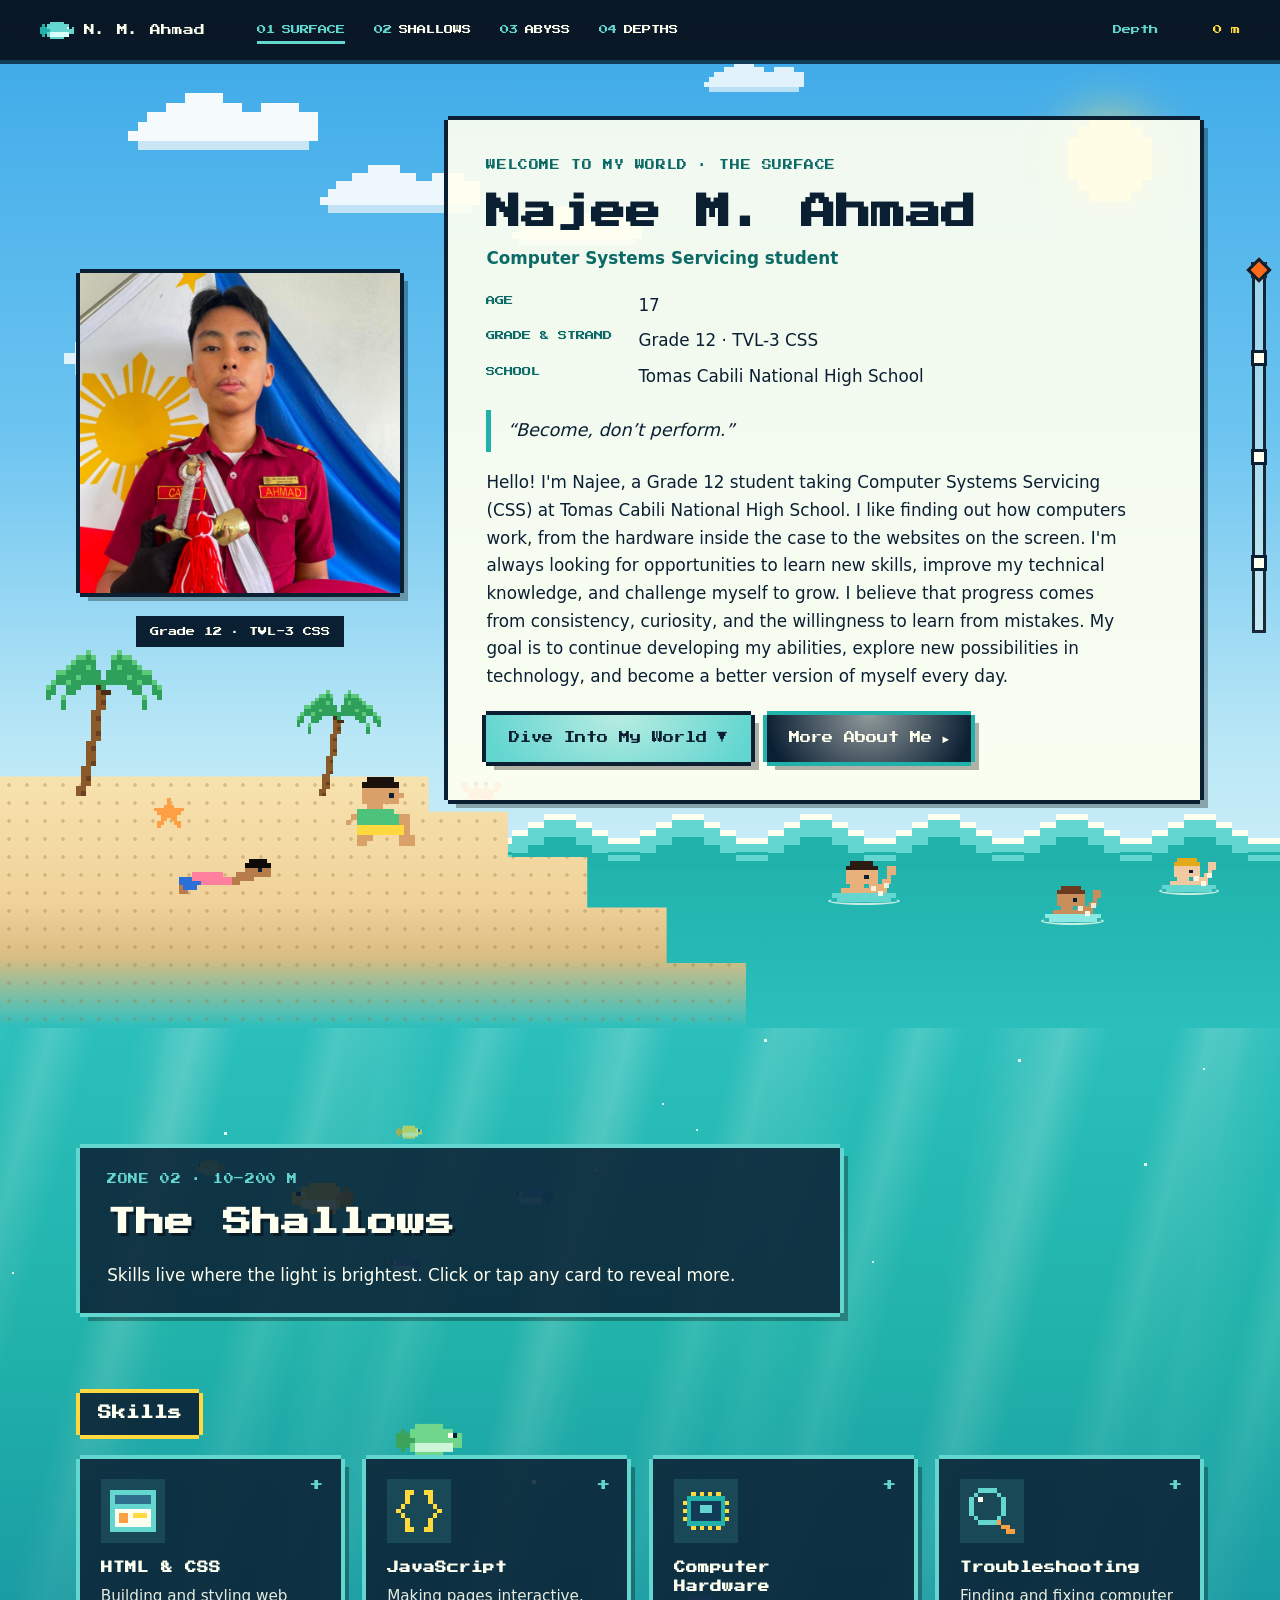
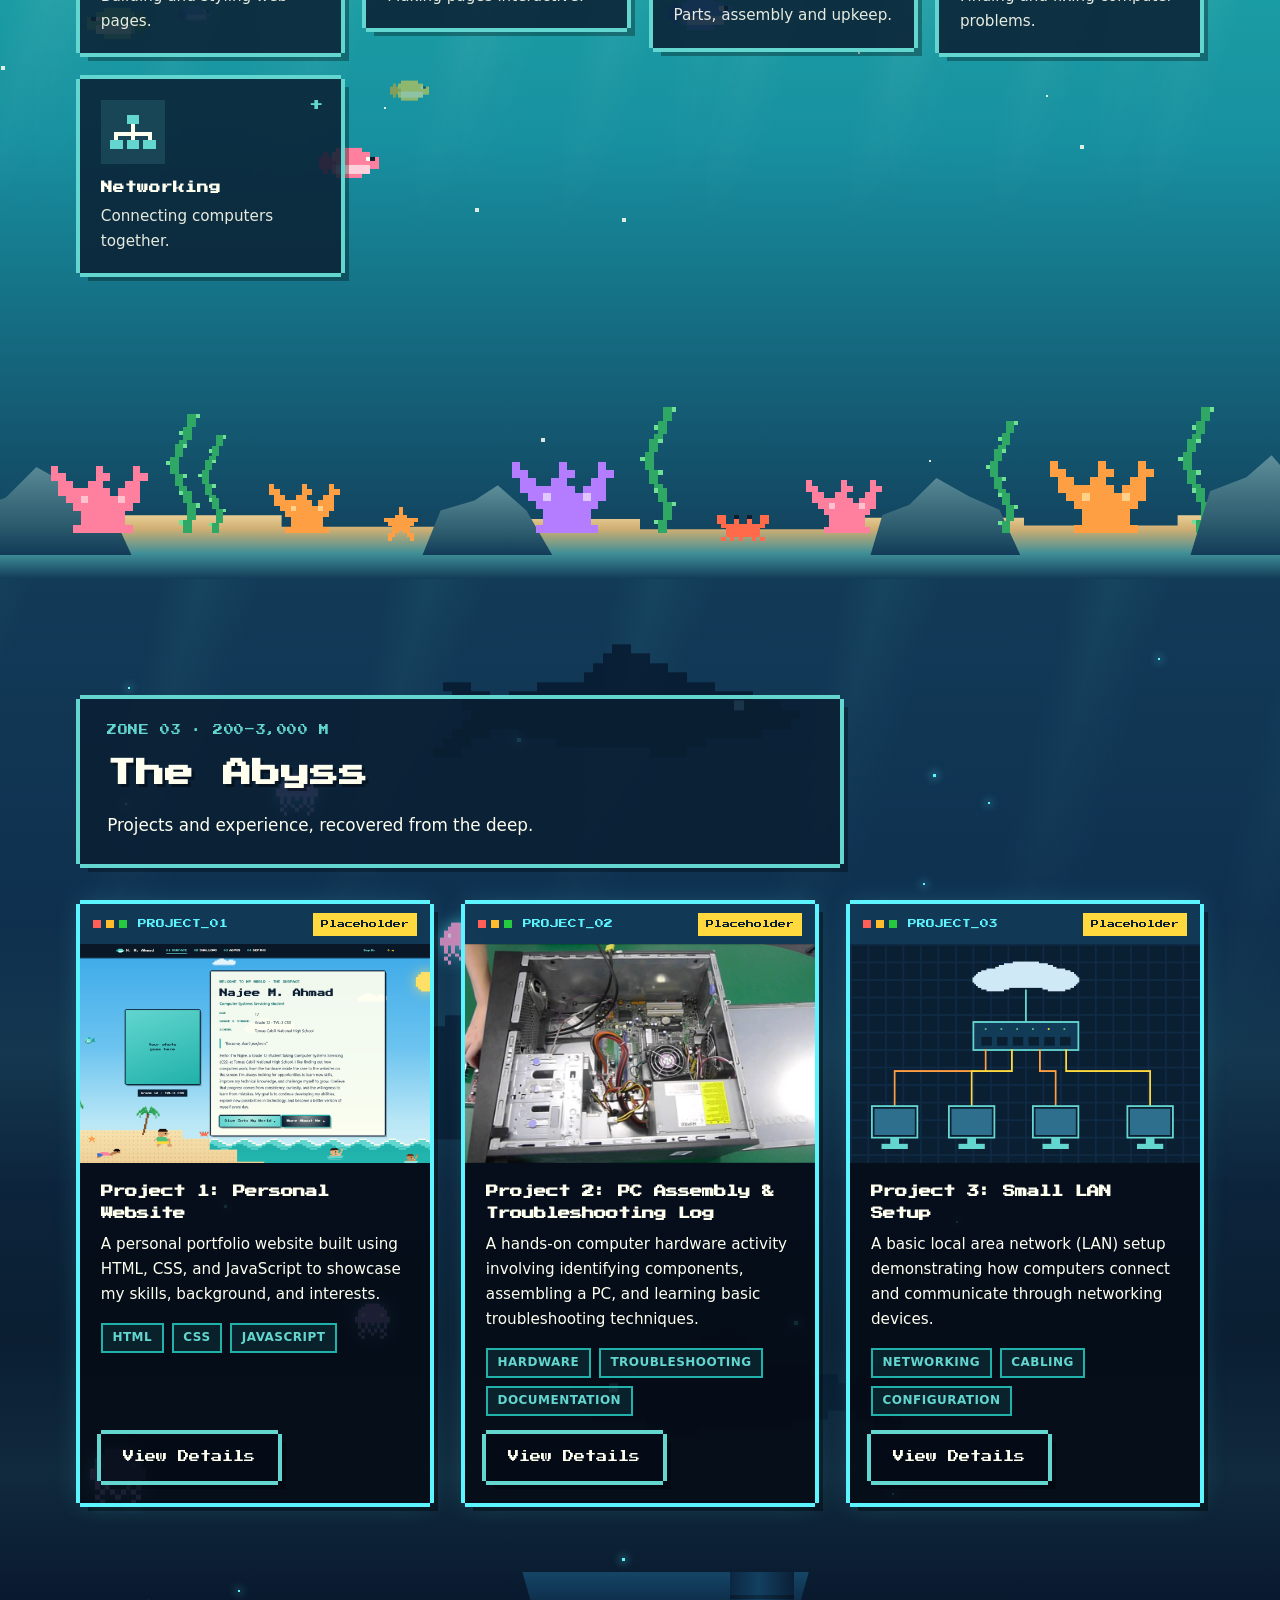
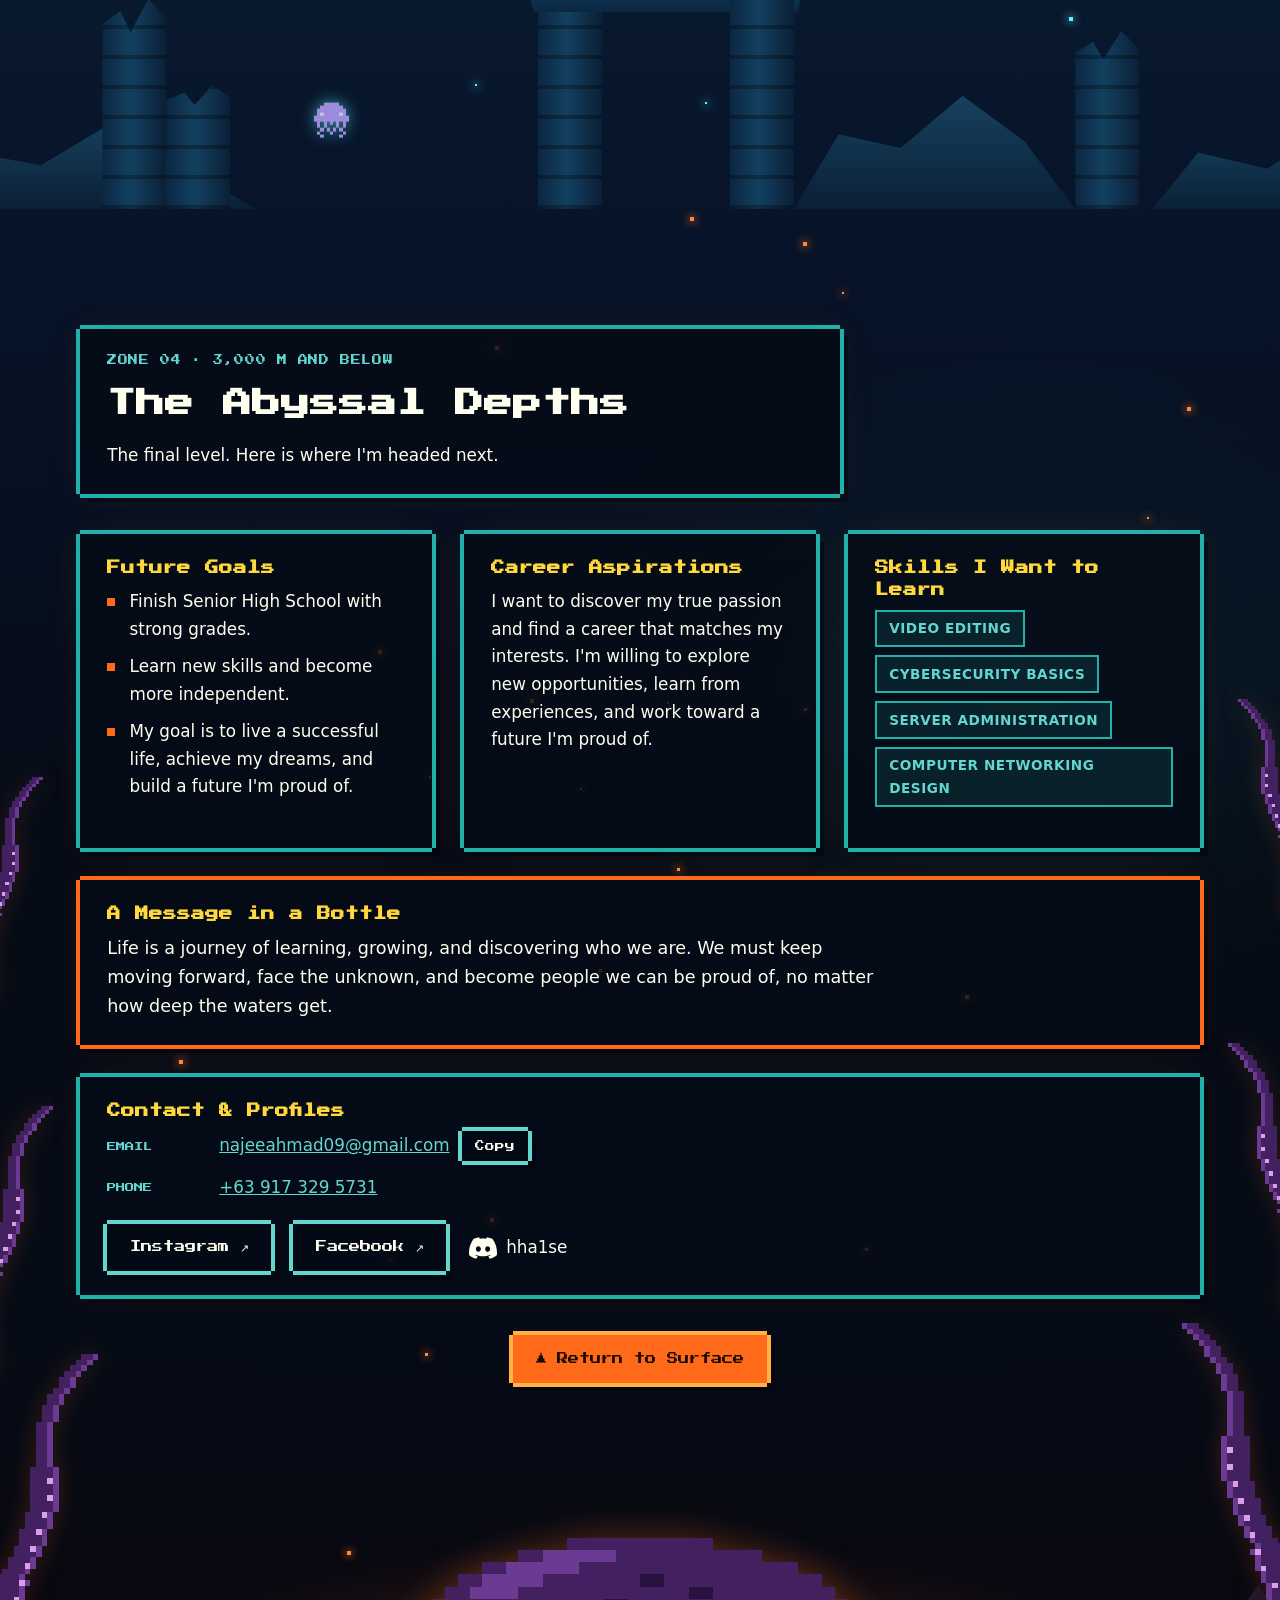
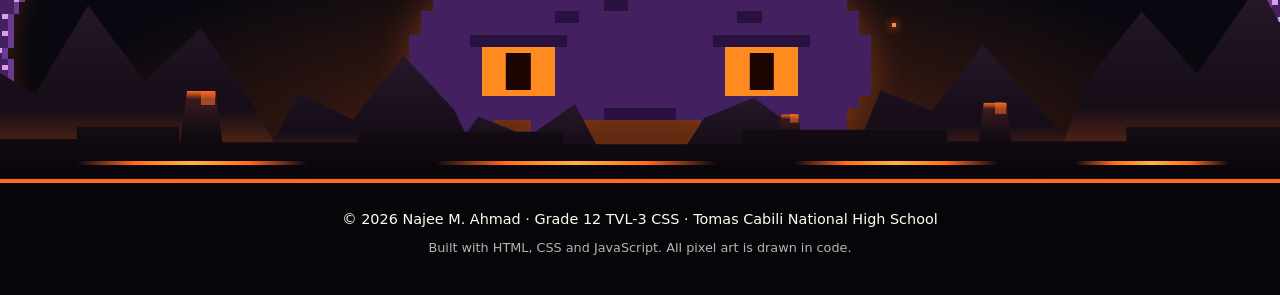
<file: index.html>
<!DOCTYPE html>
<html lang="en">
<head>
  <meta charset="UTF-8">
  <meta name="viewport" content="width=device-width, initial-scale=1">
  <title>Najee M. Ahmad | Underwater Portfolio</title>
  <meta name="description" content="Portfolio of Najee M. Ahmad, Grade 12 TVL-3 CSS (Computer Systems Servicing) student at Tomas Cabili National High School. Dive from the surface to the abyss to explore hobbies, skills and projects.">
  <meta name="theme-color" content="#0B1F33">
  <link rel="icon" href="data:image/svg+xml,%3Csvg xmlns='http://www.w3.org/2000/svg' viewBox='0 0 8 8' shape-rendering='crispEdges'%3E%3Crect width='8' height='8' fill='%230B1F33'/%3E%3Crect x='2' y='3' width='4' height='2' fill='%2363D6D0'/%3E%3Crect x='1' y='2' width='1' height='4' fill='%2320B2AA'/%3E%3Crect x='5' y='3' width='1' height='1' fill='%23FFFFF0'/%3E%3C/svg%3E">

  <!-- Pixel font. If it can't load (offline), a monospace fallback is used automatically. -->
  <link rel="preconnect" href="https://fonts.googleapis.com">
  <link rel="preconnect" href="https://fonts.gstatic.com" crossorigin>
  <link href="https://fonts.googleapis.com/css2?family=Press+Start+2P&display=swap" rel="stylesheet">

  <link rel="stylesheet" href="style.css">
  <script>document.documentElement.classList.add('js');</script>
</head>

<!--
  HOW TO CUSTOMIZE
  1. Profile photo ......... assets/profile.jpg (square)
  2. Project screenshots ... assets/project-1.png, assets/pcassembly.jpg, assets/project-3.png
  3. Anything in [square brackets] is a placeholder: search for "[" and replace it.
  4. Address: remove the word  hidden  from the row marked "OPTIONAL ADDRESS" to show it.
-->

<body>
  <a class="skip-link" href="#main">Skip to main content</a>

  <!-- ============================ NAVIGATION ============================ -->
  <header class="site-header" id="site-header">
    <nav class="nav" aria-label="Main navigation">
      <a class="brand" href="#surface" data-scroll aria-label="Najee M. Ahmad - return to the surface">
        <span class="brand-fish" data-sprite="fish" data-palette="turq" aria-hidden="true"></span>
        <span class="brand-text">N. M. Ahmad</span>
      </a>

      <ul class="nav-menu" id="nav-menu">
        <li><a href="#surface"  data-scroll data-zone-link="surface"><span class="n">01</span>Surface</a></li>
        <li><a href="#shallows" data-scroll data-zone-link="shallows"><span class="n">02</span>Shallows</a></li>
        <li><a href="#abyss"    data-scroll data-zone-link="abyss"><span class="n">03</span>Abyss</a></li>
        <li><a href="#depths"   data-scroll data-zone-link="depths"><span class="n">04</span>Depths</a></li>
      </ul>

      <div class="depth-readout" aria-hidden="true">
        <span class="depth-label">Depth</span>
        <strong id="depth-meters">0 m</strong>
      </div>

      <button class="nav-toggle" id="nav-toggle" type="button" aria-expanded="false" aria-controls="nav-menu">
        <span class="sr-only" id="nav-toggle-label">Open menu</span>
        <span class="bars" aria-hidden="true"></span>
      </button>
    </nav>
    <div class="progress" aria-hidden="true"><span id="progress-bar"></span></div>
  </header>

  <!-- Depth gauge: jump to any zone -->
  <aside class="depth-gauge" aria-label="Depth indicator and zone shortcuts">
    <div class="gauge-track">
      <span class="gauge-fill" id="gauge-fill" aria-hidden="true"></span>
      <a class="gauge-tick" href="#surface"  data-scroll data-zone-link="surface"  data-index="0" style="top:0%"  aria-label="The Surface"       title="The Surface"></a>
      <a class="gauge-tick" href="#shallows" data-scroll data-zone-link="shallows" data-index="1" style="top:25%" aria-label="The Shallows"      title="The Shallows"></a>
      <a class="gauge-tick" href="#abyss"    data-scroll data-zone-link="abyss"    data-index="2" style="top:55%" aria-label="The Abyss"         title="The Abyss"></a>
      <a class="gauge-tick" href="#depths"   data-scroll data-zone-link="depths"   data-index="3" style="top:85%" aria-label="The Abyssal Depths" title="The Abyssal Depths"></a>
      <span class="gauge-marker" id="gauge-marker" aria-hidden="true"></span>
    </div>
  </aside>

  <div class="bubbles" id="bubbles" aria-hidden="true"></div>
  <div class="vignette" id="vignette" aria-hidden="true"></div>

  <main id="main" tabindex="-1">

    <!-- ===================== 01 THE SURFACE : ABOUT ME ===================== -->
    <section id="surface" class="zone zone-surface" aria-labelledby="about-title">
      <div class="scene scene-surface" aria-hidden="true">
        <div class="sun-wrap"><div class="sun"></div></div>
        <div class="clouds" id="clouds"></div>
        <div class="sea">
          <div class="wave wave-back"></div>
          <div class="wave wave-front"></div>
        </div>
        <div class="sand"></div>
        <div class="palm palm-a" data-sprite="palm"></div>
        <div class="palm palm-b" data-sprite="palm"></div>
        <div class="shore-critter crab" data-sprite="crab"></div>
        <div class="shore-critter starfish" data-sprite="starfish"></div>

        <!-- Five boys: 3 swimming, 2 relaxing on the sand -->
        <div class="boys" aria-hidden="true">
          <div class="swimmer swimmer-1"><span class="ripple"></span><span class="boy" data-sprite="boy-swim" data-palette="boyA"></span><i class="splash"></i></div>
          <div class="swimmer swimmer-2"><span class="ripple"></span><span class="boy" data-sprite="boy-swim" data-palette="boyB"></span><i class="splash"></i></div>
          <div class="swimmer swimmer-3"><span class="ripple"></span><span class="boy" data-sprite="boy-swim" data-palette="boyC"></span><i class="splash"></i></div>
          <div class="sitter sitter-1"><span class="boy" data-sprite="boy-sit" data-palette="boyD"></span></div>
          <div class="sitter sitter-2"><span class="boy" data-sprite="boy-lie" data-palette="boyE"></span></div>
        </div>
      </div>

      <div class="zone-content hero-grid">
        <figure class="profile-card reveal">
          <div class="profile-frame">
            <span class="profile-fallback" aria-hidden="true">Your photo<br>goes here</span>
            <img src="assets/faceportfolio1.jfif" alt="Portrait of Najee M. Ahmad" width="320" height="320" data-fallback>
          </div>
          <figcaption>Grade 12 &middot; TVL-3 CSS</figcaption>
        </figure>

        <div class="hero-panel reveal">
          <p class="eyebrow">Welcome to my world &middot; The Surface</p>
          <h1 id="about-title">Najee M. Ahmad</h1>
          <p class="hero-role">Computer Systems Servicing student</p>

          <dl class="facts">
            <div class="fact"><dt>Age</dt><dd>17</dd></div>
            <div class="fact"><dt>Grade &amp; Strand</dt><dd>Grade 12 &middot; TVL-3 CSS</dd></div>
            <div class="fact"><dt>School</dt><dd>Tomas Cabili National High School</dd></div>
            <!-- OPTIONAL ADDRESS: remove the word "hidden" below only if you choose to share it -->
            <div class="fact" hidden><dt>Address</dt><dd>[Your address]</dd></div>
          </dl>

          <blockquote class="motto">
            <p>&ldquo;Become, don&rsquo;t perform.&rdquo;</p>
          </blockquote>

          <p class="intro">
            Hello! I'm Najee, a Grade 12 student taking Computer Systems Servicing (CSS) at Tomas Cabili
            National High School. I like finding out how computers work, from the hardware inside the case to
            the websites on the screen. I'm always looking for opportunities to learn new skills, improve my technical knowledge, and challenge myself to grow. I believe that progress comes from consistency, curiosity, and the willingness to learn from mistakes. My goal is to continue developing my abilities, explore new possibilities in technology, and become a better version of myself every day.
          </p>

          <div class="hero-actions">
            <button type="button" class="btn btn-primary btn-wave" data-scroll-target="shallows">
              Dive Into My World <span class="btn-arrow" aria-hidden="true">&#9660;</span>
            </button>
            <a class="btn btn-secondary btn-wave" href="about.html">
              More About Me <span class="btn-arrow side" aria-hidden="true">&#9658;</span>
            </a>
          </div>
        </div>
      </div>
    </section>

    <!-- ================== 02 THE SHALLOWS : SKILLS ================== -->
    <section id="shallows" class="zone zone-shallows" aria-labelledby="shallows-title">
      <div class="scene scene-shallows" aria-hidden="true">
        <div class="rays rays-a"></div>
        <div class="rays rays-b"></div>
        <div class="layer" data-speed="0.10"><div class="field" data-field="fish-far"></div></div>
        <div class="layer" data-speed="0.22"><div class="field" data-field="fish-mid"></div></div>
        <div class="particles" data-particles="plankton"></div>
        <div class="reef" id="reef"></div>
      </div>

      <div class="zone-content">
        <header class="section-head panel reveal">
          <p class="eyebrow">Zone 02 &middot; 10&ndash;200 m</p>
          <h2 id="shallows-title" class="zone-title">The Shallows</h2>
          <p>Skills live where the light is brightest. Click or tap any card to reveal more.</p>
        </header>

        <h3 class="group-title reveal">Skills</h3>
        <div class="card-grid" data-stagger>

          <article class="card reveal">
            <div class="card-icon" data-sprite="icon-browser" aria-hidden="true"></div>
            <h4 class="card-title"><button type="button" class="card-toggle" aria-expanded="false" aria-controls="more-html">HTML &amp; CSS</button></h4>
            <p class="card-teaser">Building and styling web pages.</p>
            <div class="card-more" id="more-html"><div class="card-more-inner">
              <p>Creating and styling websites with clean layouts, responsive designs, and organized content.</p>
              <div class="meter-row"><span class="meter-label">Proficiency</span><span class="meter" data-level="3" role="img" aria-label="Proficiency: 3 out of 5"></span></div>
            </div></div>
          </article>

          <article class="card reveal">
            <div class="card-icon" data-sprite="icon-braces" aria-hidden="true"></div>
            <h4 class="card-title"><button type="button" class="card-toggle" aria-expanded="false" aria-controls="more-js">JavaScript</button></h4>
            <p class="card-teaser">Making pages interactive.</p>
            <div class="card-more" id="more-js"><div class="card-more-inner">
              <p>Adding interactive features and dynamic behavior to websites.</p>
              <div class="meter-row"><span class="meter-label">Proficiency</span><span class="meter" data-level="2" role="img" aria-label="Proficiency: 2 out of 5"></span></div>
            </div></div>
          </article>

          <article class="card reveal">
            <div class="card-icon" data-sprite="icon-chip" aria-hidden="true"></div>
            <h4 class="card-title"><button type="button" class="card-toggle" aria-expanded="false" aria-controls="more-hw">Computer Hardware</button></h4>
            <p class="card-teaser">Parts, assembly and upkeep.</p>
            <div class="card-more" id="more-hw"><div class="card-more-inner">
              <p>Understanding computer components, assembling PCs, and performing basic hardware maintenance.</p>
              <div class="meter-row"><span class="meter-label">Proficiency</span><span class="meter" data-level="4" role="img" aria-label="Proficiency: 4 out of 5"></span></div>
            </div></div>
          </article>

          <article class="card reveal">
            <div class="card-icon" data-sprite="icon-magnifier" aria-hidden="true"></div>
            <h4 class="card-title"><button type="button" class="card-toggle" aria-expanded="false" aria-controls="more-ts">Troubleshooting</button></h4>
            <p class="card-teaser">Finding and fixing computer problems.</p>
            <div class="card-more" id="more-ts"><div class="card-more-inner">
              <p>Identifying computer problems, diagnosing their causes, and finding effective solutions.</p>
              <div class="meter-row"><span class="meter-label">Proficiency</span><span class="meter" data-level="3" role="img" aria-label="Proficiency: 3 out of 5"></span></div>
            </div></div>
          </article>

          <article class="card reveal">
            <div class="card-icon" data-sprite="icon-network" aria-hidden="true"></div>
            <h4 class="card-title"><button type="button" class="card-toggle" aria-expanded="false" aria-controls="more-net">Networking</button></h4>
            <p class="card-teaser">Connecting computers together.</p>
            <div class="card-more" id="more-net"><div class="card-more-inner">
              <p>Connecting computers and configuring networks to enable communication and resource sharing.</p>
              <div class="meter-row"><span class="meter-label">Proficiency</span><span class="meter" data-level="3" role="img" aria-label="Proficiency: 3 out of 5"></span></div>
            </div></div>
          </article>
        </div>
      </div>
    </section>

    <!-- ================ 03 THE ABYSS : PROJECTS AND EXPERIENCE ================ -->
    <section id="abyss" class="zone zone-abyss" aria-labelledby="abyss-title">
      <div class="scene scene-abyss" aria-hidden="true">
        <div class="rays rays-deep"></div>
        <div class="fog fog-a"></div>
        <div class="fog fog-b"></div>
        <div class="layer" data-speed="0.06"><div class="field" data-field="sharks"></div></div>
        <div class="layer" data-speed="0.16"><div class="field" data-field="jellies"></div></div>
        <div class="particles" data-particles="glow"></div>
        <div class="ruins">
          <i class="rock r1"></i>
          <i class="pillar p1"></i>
          <i class="pillar p2"></i>
          <div class="arch"><i class="pillar"></i><i class="lintel"></i><i class="pillar"></i></div>
          <i class="rock r2"></i>
          <i class="pillar p3"></i>
          <i class="rock r3"></i>
        </div>
      </div>

      <div class="zone-content">
        <header class="section-head panel reveal">
          <p class="eyebrow">Zone 03 &middot; 200&ndash;3,000 m</p>
          <h2 id="abyss-title" class="zone-title">The Abyss</h2>
          <p>Projects and experience, recovered from the deep.</p>
        </header>

        <div class="project-grid" data-stagger>

          <article class="project-card reveal">
            <div class="terminal-bar">
              <span class="dots" aria-hidden="true"><i></i><i></i><i></i></span>
              <span class="terminal-title">PROJECT_01</span>
              <span class="badge">Placeholder</span>
            </div>
            <div class="shot">
              <span class="shot-fallback" aria-hidden="true">Screenshot placeholder</span>
              <img src="assets/project-1.png" alt="Screenshot of Project 1, a personal portfolio website" width="800" height="500" data-fallback>
            </div>
            <div class="project-body">
              <h3>Project 1: Personal Website</h3>
              <p>A personal portfolio website built using HTML, CSS, and JavaScript to showcase my skills, background, and interests.</p>
              <ul class="tags" aria-label="Technologies used">
                <li>HTML</li><li>CSS</li><li>JavaScript</li>
              </ul>
              <button type="button" class="btn btn-ghost" data-project-open="project-1-details">View Details</button>
            </div>
            <div class="project-details" id="project-1-details" hidden>
              <h3>Project 1: Personal Website</h3>
              <p class="detail-meta">Placeholder &middot; [Month Year] &middot; [Solo / Team]</p>
              <div class="shot">
                <span class="shot-fallback" aria-hidden="true">Screenshot placeholder</span>
                <img src="assets/project-1.png" alt="Screenshot of Project 1, a personal portfolio website" width="800" height="500" data-fallback>
              </div>
              <h4>Overview</h4>
              <p>A portfolio website.</p>
              <h4>What I did</h4>
              <ul class="detail-list">
                <li>Planned the layout and chose the colors.</li>
                <li>Wrote the HTML, CSS and JavaScript with the help of AI.</li>
                <li>Tested it on phone and desktop.</li>
              </ul>
              <h4>Skills used</h4>
              <ul class="tags"><li>HTML</li><li>CSS</li><li>JavaScript</li></ul>
              <p><a class="btn btn-ghost" href="https://github.com/your-username/project-1" target="_blank" rel="noopener noreferrer">View on GitHub (example link) &#8599;</a></p>
            </div>
          </article>

          <article class="project-card reveal">
            <div class="terminal-bar">
              <span class="dots" aria-hidden="true"><i></i><i></i><i></i></span>
              <span class="terminal-title">PROJECT_02</span>
              <span class="badge">Placeholder</span>
            </div>
            <div class="shot">
              <span class="shot-fallback" aria-hidden="true">Screenshot placeholder</span>
              <img src="assets/pcassembly.jpg" alt="Photo of Project 2, a PC assembly and troubleshooting log" width="800" height="500" data-fallback>
            </div>
            <div class="project-body">
              <h3>Project 2: PC Assembly &amp; Troubleshooting Log</h3>
              <p>A hands-on computer hardware activity involving identifying components, assembling a PC, and learning basic troubleshooting techniques.</p>
              <ul class="tags" aria-label="Skills used">
                <li>Hardware</li><li>Troubleshooting</li><li>Documentation</li>
              </ul>
              <button type="button" class="btn btn-ghost" data-project-open="project-2-details">View Details</button>
            </div>
            <div class="project-details" id="project-2-details" hidden>
              <h3>Project 2: PC Assembly &amp; Troubleshooting Log</h3>
              <p class="detail-meta">Placeholder &middot; [Month Year] &middot; [Class activity / Personal]</p>
              <div class="shot">
                <span class="shot-fallback" aria-hidden="true">Photo placeholder</span>
                <img src="assets/pcassembly.jpg" alt="Photo of Project 2, a PC assembly and troubleshooting log" width="800" height="500" data-fallback>
              </div>
              <h4>Overview</h4>
              <p>[Edit] Describe the computer, the problem or the build goal.</p>
              <h4>What I did</h4>
              <ul class="detail-list">
                <li>Identified and installed the components.</li>
                <li>Tested the system and recorded the results.</li>
                <li>Wrote down the problem, the cause and the fix.</li>
              </ul>
              <h4>Skills used</h4>
              <ul class="tags"><li>Hardware</li><li>Troubleshooting</li><li>Documentation</li></ul>
            </div>
          </article>

          <article class="project-card reveal">
            <div class="terminal-bar">
              <span class="dots" aria-hidden="true"><i></i><i></i><i></i></span>
              <span class="terminal-title">PROJECT_03</span>
              <span class="badge">Placeholder</span>
            </div>
            <div class="shot">
              <span class="shot-fallback" aria-hidden="true">Screenshot placeholder</span>
              <img src="assets/project-3.png" alt="Diagram of Project 3, a small local area network setup" width="800" height="500" data-fallback>
            </div>
            <div class="project-body">
              <h3>Project 3: Small LAN Setup</h3>
              <p>A basic local area network (LAN) setup demonstrating how computers connect and communicate through networking devices.</p>
              <ul class="tags" aria-label="Skills used">
                <li>Networking</li><li>Cabling</li><li>Configuration</li>
              </ul>
              <button type="button" class="btn btn-ghost" data-project-open="project-3-details">View Details</button>
            </div>
            <div class="project-details" id="project-3-details" hidden>
              <h3>Project 3: Small LAN Setup</h3>
              <p class="detail-meta">Placeholder &middot; [Month Year] &middot; [Class activity / Personal]</p>
              <div class="shot">
                <span class="shot-fallback" aria-hidden="true">Diagram placeholder</span>
                <img src="assets/project-3.png" alt="Diagram of Project 3, a small local area network setup" width="800" height="500" data-fallback>
              </div>
              <h4>Overview</h4>
              <p>A performance task in our Grade 12 CSS subject.</p>
              <h4>What I did</h4>
              <ul class="detail-list">
                <li>Prepared and tested the network cables.</li>
                <li>Configured IP addresses and checked connectivity.</li>
                <li>Solved any connection problems.</li>
              </ul>
              <h4>Skills used</h4>
              <ul class="tags"><li>Networking</li><li>Cabling</li><li>Configuration</li></ul>
            </div>
          </article>
        </div>
      </div>
    </section>

    <!-- ============== 04 THE ABYSSAL DEPTHS : FINAL SECTION ============== -->
    <section id="depths" class="zone zone-depths" aria-labelledby="depths-title">
      <div class="scene scene-depths" aria-hidden="true">
        <div class="lava-glow"></div>
        <div class="particles" data-particles="embers"></div>

        <div class="tentacle t-r1" data-sprite="tentacle"></div>
        <div class="tentacle t-r2" data-sprite="tentacle"></div>
        <div class="tentacle t-r3" data-sprite="tentacle"></div>
        <div class="tentacle t-l1 is-left" data-sprite="tentacle"></div>
        <div class="tentacle t-l2 is-left" data-sprite="tentacle"></div>
        <div class="tentacle t-l3 is-left" data-sprite="tentacle"></div>

        <div class="floor">
          <div class="kraken-head" data-sprite="kraken"></div>
          <i class="vrock vr1"></i><i class="vrock vr2"></i><i class="vrock vr3"></i>
          <i class="vrock vr4"></i><i class="vrock vr5"></i><i class="vrock vr6"></i>
          <div class="vent v1"><i class="vent-body"></i></div>
          <div class="vent v2"><i class="vent-body"></i></div>
          <div class="vent v3"><i class="vent-body"></i></div>
          <div class="ground">
            <i class="crack c1"></i><i class="crack c2"></i><i class="crack c3"></i><i class="crack c4"></i>
          </div>
        </div>
      </div>

      <div class="zone-content">
        <header class="section-head panel reveal">
          <p class="eyebrow">Zone 04 &middot; 3,000 m and below</p>
          <h2 id="depths-title" class="zone-title">The Abyssal Depths</h2>
          <p>The final level. Here is where I'm headed next.</p>
        </header>

        <div class="depth-grid" data-stagger>
          <section class="panel reveal" aria-labelledby="goals-title">
            <h3 id="goals-title" class="panel-title">Future Goals</h3>
            <ul class="bullet-list">
              <li>Finish Senior High School with strong grades.</li>
              <li>Learn new skills and become more independent.</li>
              <li>My goal is to live a successful life, achieve my dreams, and build a future I'm proud of.</li>
            </ul>
          </section>

          <section class="panel reveal" aria-labelledby="career-title">
            <h3 id="career-title" class="panel-title">Career Aspirations</h3>
            <p>I want to discover my true passion and find a career that matches my interests. I'm willing to explore new opportunities, learn from experiences, and work toward a future I'm proud of.</p>
          </section>

          <section class="panel reveal" aria-labelledby="learn-title">
            <h3 id="learn-title" class="panel-title">Skills I Want to Learn</h3>
            <ul class="tags tags-large">
              <li>Video Editing</li>
              <li>Cybersecurity basics</li>
              <li>Server administration</li>
              <li>Computer Networking Design</li>
            </ul>
          </section>
        </div>

        <section class="panel bottle reveal" aria-labelledby="message-title">
          <h3 id="message-title" class="panel-title">A Message in a Bottle</h3>
          <p>
            Life is a journey of learning, growing, and discovering who we are. We must keep moving forward, face the unknown, and become people we can be proud of, no matter how deep the waters get.
          </p>
        </section>

        <section class="panel contact reveal" aria-labelledby="contact-title">
          <h3 id="contact-title" class="panel-title">Contact &amp; Profiles</h3>
          <dl class="contact-list">
            <div class="contact-row">
              <dt>Email</dt>
              <dd>
                <a id="email-link" href="mailto:najeeahmad09@gmail.com">najeeahmad09@gmail.com</a>
                <button type="button" id="copy-email" class="btn btn-ghost btn-small">Copy</button>
              </dd>
            </div>
            <div class="contact-row">
              <dt>Phone</dt>
              <dd><a href="tel:+639173295731">+63 917 329 5731</a></dd>
            </div>
          </dl>
          <ul class="social-links">
            <li><a class="btn btn-ghost" href="https://www.instagram.com/na_jeeeeeeeeeeeeee/" target="_blank" rel="noopener noreferrer">Instagram &#8599;</a></li>
            <li><a class="btn btn-ghost" href="https://www.facebook.com/profile.php?id=100091168187155" target="_blank" rel="noopener noreferrer">Facebook &#8599;</a></li>
            <li class="discord-tag">
              <svg viewBox="0 0 24 24" aria-hidden="true" focusable="false"><path d="M20.317 4.3698a19.7913 19.7913 0 00-4.8851-1.5152.0741.0741 0 00-.0785.0371c-.211.3753-.4447.8648-.6083 1.2495-1.8447-.2762-3.68-.2762-5.4868 0-.1636-.3933-.4058-.8742-.6177-1.2495a.077.077 0 00-.0785-.037 19.7363 19.7363 0 00-4.8852 1.515.0699.0699 0 00-.0321.0277C.5334 9.0458-.319 13.5799.0992 18.0578a.0824.0824 0 00.0312.0561c2.0528 1.5076 4.0413 2.4228 5.9929 3.0294a.0777.0777 0 00.0842-.0276c.4616-.6304.8731-1.2952 1.226-1.9942a.076.076 0 00-.0416-.1057c-.6528-.2476-1.2743-.5495-1.8722-.8923a.077.077 0 01-.0076-.1277c.1258-.0943.2517-.1923.3718-.2914a.0743.0743 0 01.0776-.0105c3.9278 1.7933 8.18 1.7933 12.0614 0a.0739.0739 0 01.0785.0095c.1202.099.246.1981.3728.2924a.077.077 0 01-.0066.1276 12.2986 12.2986 0 01-1.873.8914.0766.0766 0 00-.0407.1067c.3604.698.7719 1.3628 1.225 1.9932a.076.076 0 00.0842.0286c1.961-.6067 3.9495-1.5219 6.0023-3.0294a.077.077 0 00.0313-.0552c.5004-5.177-.8382-9.6739-3.5485-13.6604a.061.061 0 00-.0312-.0286zM8.02 15.3312c-1.1825 0-2.1569-1.0857-2.1569-2.419 0-1.3332.9555-2.4189 2.157-2.4189 1.2108 0 2.1757 1.0952 2.1568 2.419 0 1.3332-.9555 2.4189-2.1569 2.4189zm7.9748 0c-1.1825 0-2.1569-1.0857-2.1569-2.419 0-1.3332.9554-2.4189 2.1569-2.4189 1.2108 0 2.1757 1.0952 2.1568 2.419 0 1.3332-.946 2.4189-2.1568 2.4189Z"/></svg>
              <span class="sr-only">Discord:</span><span>hha1se</span>
            </li>
          </ul>
        </section>

        <div class="return-wrap reveal">
          <button type="button" class="btn btn-lava" data-scroll-target="surface">
            <span class="btn-arrow up" aria-hidden="true">&#9650;</span> Return to Surface
          </button>
        </div>
      </div>
    </section>
  </main>

  <footer class="site-footer">
    <p>&copy; <span id="year">2026</span> Najee M. Ahmad &middot; Grade 12 TVL-3 CSS &middot; Tomas Cabili National High School</p>
    <p class="footer-note">Built with HTML, CSS and JavaScript. All pixel art is drawn in code.</p>
  </footer>

  <!-- ====================== PROJECT DETAILS MODAL ====================== -->
  <dialog id="project-modal" class="modal" aria-labelledby="modal-title">
    <div class="modal-inner">
      <button type="button" class="modal-close" id="modal-close" aria-label="Close project details">&times;</button>
      <div class="modal-body" id="modal-body"></div>
    </div>
  </dialog>

  <div class="toast" id="toast" role="status" aria-live="polite"></div>

  <script src="script.js"></script>
</body>
</html>
</file>
<file: style.css>
/* ==========================================================================
   Najee M. Ahmad - Underwater Portfolio  |  style.css
   --------------------------------------------------------------------------
   1.  Design tokens
   2.  Base & utilities
   3.  Pixel UI pieces (panels, buttons)
   4.  Navigation, depth gauge, fixed effects
   5.  Zones (shared)
   6.  Zone 1 - The Surface
   7.  Zone 2 - The Shallows
   8.  Zone 3 - The Abyss
   9.  Zone 4 - The Abyssal Depths
   10. Creatures, particles, bubbles
   11. Cards, projects, modal
   12. Footer & toast
   13. Keyframes
   14. Responsive
   15. Reduced motion
   ========================================================================== */

/* ------------------------------ 1. TOKENS ------------------------------- */
:root {
  --navy: #0B1F33;
  --deep: #123B58;
  --teal: #20B2AA;
  --turq: #63D6D0;
  --ivory: #FFFFF0;
  --abyss: #050B16;

  /* extra scenery colors */
  --coral: #FF7F9F;
  --weed: #4CC27A;
  --bio: #5CF4FF;
  --lava: #FF6A1A;
  --gold: #FFD93D;

  --font-pixel: "Press Start 2P", "Courier New", ui-monospace, monospace;
  --font-body: "Segoe UI", system-ui, -apple-system, Roboto, "Helvetica Neue", Arial, sans-serif;

  --nav-h: 64px;
  --bc: var(--turq); /* current pixel-border colour */

  /* 64x16 pixel wave tiles (stepped crest) in three colours */
  --tile-light: url("data:image/svg+xml,%3Csvg xmlns='http://www.w3.org/2000/svg' width='64' height='16' shape-rendering='crispEdges'%3E%3Cpath fill='%2363D6D0' d='M0 8H8V4H16V0H32V4H40V8H48V12H64V16H0Z'/%3E%3C/svg%3E");
  --tile-ivory: url("data:image/svg+xml,%3Csvg xmlns='http://www.w3.org/2000/svg' width='64' height='16' shape-rendering='crispEdges'%3E%3Cpath fill='%23FFFFF0' d='M0 8H8V4H16V0H32V4H40V8H48V12H64V16H0Z'/%3E%3C/svg%3E");
  --tile-teal: url("data:image/svg+xml,%3Csvg xmlns='http://www.w3.org/2000/svg' width='64' height='16' shape-rendering='crispEdges'%3E%3Cpath fill='%2320B2AA' d='M0 8H8V4H16V0H32V4H40V8H48V12H64V16H0Z'/%3E%3C/svg%3E");
}

/* --------------------------- 2. BASE & UTILITIES ------------------------ */
*, *::before, *::after { box-sizing: border-box; }

html {
  scroll-behavior: smooth;
  -webkit-text-size-adjust: 100%;
}

body {
  margin: 0;
  background: var(--abyss);
  color: var(--ivory);
  font-family: var(--font-body);
  font-size: 1.05rem;
  line-height: 1.65;
  overflow-x: hidden;
}

img, svg { max-width: 100%; }
h1, h2, h3, h4 { margin: 0 0 .6em; line-height: 1.4; }
p { margin: 0 0 1em; }
ul { margin: 0; padding: 0; list-style: none; }
a { color: var(--turq); }
[hidden] { display: none !important; }

:focus-visible { outline: 3px solid var(--gold); outline-offset: 3px; }
.hero-panel :focus-visible { outline-color: var(--navy); }

.sr-only {
  position: absolute; width: 1px; height: 1px; margin: -1px; padding: 0;
  overflow: hidden; clip: rect(0 0 0 0); white-space: nowrap; border: 0;
}

.skip-link {
  position: fixed; left: 1rem; top: -5rem; z-index: 300;
  background: var(--gold); color: var(--navy);
  padding: .7rem 1rem; font-weight: 700; text-decoration: none;
  transition: top .15s;
}
.skip-link:focus { top: 1rem; }

[data-sprite] svg { display: block; width: 100%; height: auto; }

/* ------------------------- 3. PIXEL UI PIECES --------------------------- */
/* Notched "pixel" border made from four box-shadows + a hard drop shadow */
.panel, .btn, .card, .project-card, .hero-panel, .profile-frame, .modal-inner {
  box-shadow:
    0 -4px 0 0 var(--bc),
    0 4px 0 0 var(--bc),
    -4px 0 0 0 var(--bc),
    4px 0 0 0 var(--bc),
    8px 8px 0 0 rgba(0, 0, 0, .3);
}

.panel {
  --bc: var(--turq);
  background: rgba(11, 31, 51, .86);
  padding: 1.5rem 1.7rem;
}

.eyebrow {
  margin: 0 0 .8rem;
  font-family: var(--font-pixel);
  font-size: .62rem;
  letter-spacing: .06em;
  line-height: 1.6;
  text-transform: uppercase;
  color: var(--turq);
}

.zone-title {
  font-family: var(--font-pixel);
  font-size: clamp(1.15rem, 3vw, 1.8rem);
  line-height: 1.5;
  text-shadow: 3px 3px 0 rgba(5, 11, 22, .6);
}

.panel-title {
  font-family: var(--font-pixel);
  font-size: .85rem;
  line-height: 1.6;
  color: var(--gold);
}

.small-note { font-size: .85rem; opacity: .8; }

.btn {
  --bc: var(--navy);
  display: inline-flex; align-items: center; gap: .65rem;
  padding: .95rem 1.4rem;
  font-family: var(--font-pixel);
  font-size: .7rem; line-height: 1.5;
  text-decoration: none;
  border: 0; cursor: pointer;
  background: var(--turq); color: var(--navy);
  transition: transform .12s steps(2), background-color .15s;
}
.btn:hover { transform: translateY(-3px); }
.btn:active { transform: translateY(2px); }

.btn-primary { background: var(--turq); color: var(--navy); --bc: var(--navy); }
.btn-primary:hover { background: #8CE8E3; }

.btn-ghost { background: rgba(5, 11, 22, .7); color: var(--ivory); --bc: var(--turq); }
.btn-ghost:hover { background: var(--deep); }

.btn-lava { background: var(--lava); color: #1A0A02; --bc: #FFB347; }
.btn-lava:hover { background: #FF8A3D; }

.btn-small { padding: .5rem .8rem; font-size: .6rem; }

.btn-arrow { display: inline-block; animation: nudge 1.4s steps(2) infinite; }
.btn-arrow.up { animation-name: nudgeUp; }

/* ---------------- 4. NAVIGATION, GAUGE, FIXED EFFECTS ------------------- */
.site-header {
  position: fixed; inset: 0 0 auto 0; z-index: 100;
  height: var(--nav-h);
  background: rgba(5, 11, 22, .92);
  border-bottom: 4px solid var(--deep);
  -webkit-backdrop-filter: blur(6px);
  backdrop-filter: blur(6px);
}

.nav {
  height: 100%; max-width: 1240px; margin: 0 auto;
  padding: 0 1.25rem;
  display: flex; align-items: center; gap: 1rem;
}

.brand {
  display: inline-flex; align-items: center; gap: .6rem;
  font-family: var(--font-pixel); font-size: .68rem;
  color: var(--ivory); text-decoration: none;
}
.brand-fish { width: 34px; }

.nav-menu { display: flex; gap: .25rem; margin-left: 1.5rem; }
.nav-menu a {
  position: relative; display: block;
  padding: .6rem .8rem;
  font-family: var(--font-pixel); font-size: .58rem;
  text-transform: uppercase; text-decoration: none;
  color: var(--ivory);
}
.nav-menu a .n { margin-right: .4rem; color: var(--turq); }
.nav-menu a::after {
  content: ""; position: absolute; left: .8rem; right: .8rem; bottom: .2rem;
  height: 3px; background: var(--turq);
  transform: scaleX(0); transform-origin: left;
  transition: transform .2s steps(4);
}
.nav-menu a:hover::after, .nav-menu a.is-active::after { transform: scaleX(1); }
.nav-menu a.is-active { color: var(--turq); }

.depth-readout {
  margin-left: auto;
  display: flex; align-items: baseline; gap: .6rem;
  font-family: var(--font-pixel); font-size: .58rem; color: var(--turq);
}
.depth-readout strong { min-width: 8ch; text-align: right; font-weight: 400; color: var(--gold); }

.nav-toggle {
  display: none;
  width: 44px; height: 44px; padding: 0;
  background: transparent; border: 3px solid var(--turq); cursor: pointer;
  align-items: center; justify-content: center;
}
.nav-toggle .bars, .nav-toggle .bars::before, .nav-toggle .bars::after {
  display: block; width: 20px; height: 3px; background: var(--ivory);
  transition: transform .2s steps(3), background-color .2s;
}
.nav-toggle .bars { position: relative; }
.nav-toggle .bars::before, .nav-toggle .bars::after { content: ""; position: absolute; left: 0; }
.nav-toggle .bars::before { top: -7px; }
.nav-toggle .bars::after { top: 7px; }
.site-header.is-open .nav-toggle .bars { background: transparent; }
.site-header.is-open .nav-toggle .bars::before { transform: translateY(7px) rotate(45deg); }
.site-header.is-open .nav-toggle .bars::after { transform: translateY(-7px) rotate(-45deg); }

.progress { position: absolute; left: 0; right: 0; bottom: -4px; height: 4px; }
.progress span {
  display: block; width: 100%; height: 100%;
  transform: scaleX(0); transform-origin: left;
  background: linear-gradient(90deg, var(--turq), var(--gold), var(--lava));
}

/* Depth gauge (right edge) */
.depth-gauge {
  position: fixed; right: 10px; top: 50%; z-index: 90;
  width: 22px; height: min(50vh, 360px);
  transform: translateY(-50%);
  display: flex; justify-content: center;
  pointer-events: none;
}
.gauge-track {
  position: relative; width: 8px; height: 100%;
  background: rgba(255, 255, 240, .4);
  box-shadow: 0 0 0 3px rgba(5, 11, 22, .85);
}
.gauge-fill { position: absolute; left: 0; top: 0; width: 100%; height: 0; background: var(--gold); }
.gauge-tick {
  position: absolute; left: 50%; width: 16px; height: 16px;
  background: var(--ivory); border: 3px solid var(--navy);
  transform: translate(-50%, -50%);
  pointer-events: auto;
}
.gauge-tick.is-active { background: var(--turq); }
.gauge-tick:hover { background: var(--gold); }
.gauge-marker {
  position: absolute; left: 50%; top: 0; width: 18px; height: 18px;
  background: var(--lava); border: 3px solid var(--navy);
  transform: translate(-50%, -50%) rotate(45deg);
  pointer-events: none;
}

/* Fixed effects (opacity controlled by script.js) */
.bubbles {
  position: fixed; inset: 0; z-index: 1;
  overflow: hidden; pointer-events: none; opacity: 0;
}
.bubble {
  position: absolute; bottom: -30px;
  width: var(--s); height: var(--s);
  background: rgba(255, 255, 240, .3);
  clip-path: polygon(30% 0, 70% 0, 70% 15%, 85% 15%, 85% 30%, 100% 30%, 100% 70%, 85% 70%, 85% 85%, 70% 85%, 70% 100%, 30% 100%, 30% 85%, 15% 85%, 15% 70%, 0 70%, 0 30%, 15% 30%, 15% 15%, 30% 15%);
  animation: rise var(--dur) linear infinite;
  animation-delay: var(--delay);
  will-change: transform;
}
.bubble::after {
  content: ""; position: absolute; left: 24%; top: 24%; width: 26%; height: 26%;
  background: rgba(255, 255, 240, .9);
}

.vignette {
  position: fixed; inset: 0; z-index: 2; pointer-events: none; opacity: 0;
  background: radial-gradient(ellipse at 50% 45%, transparent 38%, rgba(2, 5, 12, .85) 100%);
}

/* ----------------------------- 5. ZONES (shared) ------------------------ */
main:focus { outline: none; }

.zone {
  position: relative;
  padding: calc(var(--nav-h) + 3.5rem) clamp(1.1rem, 5vw, 3.5rem) 6rem;
}
.zone:focus { outline: none; }

.zone-content {
  position: relative; z-index: 3;
  width: 100%; max-width: 1120px; margin: 0 auto;
}

.scene {
  position: absolute; inset: 0; z-index: 0;
  overflow: hidden; pointer-events: none;
}
.zone.is-offscreen .scene * { animation-play-state: paused !important; }

.section-head { max-width: 760px; margin-bottom: 2.5rem; }
.section-head p:last-child { margin-bottom: 0; }

.group-title {
  display: inline-block;
  margin: 2.5rem 0 1.5rem;
  padding: .7rem 1.1rem;
  font-family: var(--font-pixel); font-size: .85rem;
  background: rgba(11, 31, 51, .88);
  box-shadow: 0 -4px 0 0 var(--gold), 0 4px 0 0 var(--gold), -4px 0 0 0 var(--gold), 4px 0 0 0 var(--gold);
}

/* Scroll-reveal (only hidden when JS is running) */
.js .reveal {
  opacity: 0; transform: translateY(26px);
  transition: opacity .6s ease, transform .6s ease;
  transition-delay: var(--d, 0s);
}
.js .reveal.is-visible { opacity: 1; transform: none; }

/* --------------------------- 6. ZONE 1 : SURFACE ------------------------ */
.zone-surface {
  --sea-h: clamp(110px, 20vh, 200px);
  --sand-h: clamp(150px, 28vh, 260px);
  min-height: 100vh; min-height: 100svh;
  display: flex; align-items: center;
  padding-bottom: calc(var(--sea-h) + 3rem);
  background: linear-gradient(#3AA8E8 0%, #6CC4F0 42%, #B9E7F6 72%, #DFF6F7 100%);
}

.hero-grid {
  display: grid;
  grid-template-columns: minmax(220px, 320px) 1fr;
  gap: 3rem; align-items: center;
}

.profile-card { margin: 0; text-align: center; }
.profile-frame {
  --bc: var(--navy);
  position: relative; aspect-ratio: 1; overflow: hidden;
  background: linear-gradient(160deg, var(--turq), var(--teal));
}
.profile-frame img {
  position: absolute; inset: 0; width: 100%; height: 100%; object-fit: cover;
}
.profile-fallback {
  position: absolute; inset: 0; display: grid; place-items: center;
  padding: 1rem; text-align: center;
  font-family: var(--font-pixel); font-size: .75rem; line-height: 1.8;
  color: var(--navy);
}
.is-missing { display: none; }
.profile-card figcaption {
  display: inline-block; margin-top: 1.4rem; padding: .5rem .9rem;
  font-family: var(--font-pixel); font-size: .58rem;
  background: var(--navy); color: var(--ivory);
}

.hero-panel {
  --bc: var(--navy);
  background: rgba(255, 255, 240, .92);
  color: var(--navy);
  padding: clamp(1.4rem, 3vw, 2.4rem);
}
.hero-panel .eyebrow { color: #0B6A66; }
.hero-panel h1 {
  font-family: var(--font-pixel);
  font-size: clamp(1.3rem, 3.6vw, 2.2rem);
  line-height: 1.5; margin-bottom: .3rem;
}
.hero-role { margin-bottom: 1.2rem; font-weight: 600; color: #0B6A66; }

.facts { display: grid; gap: .5rem; margin: 0 0 1.2rem; }
.fact { display: grid; grid-template-columns: 8.5rem 1fr; gap: .2rem 1rem; }
.fact dt { font-family: var(--font-pixel); font-size: .58rem; line-height: 1.9; color: #0B6A66; text-transform: uppercase; }
.fact dd { margin: 0; }

.motto {
  margin: 0 0 1.1rem; padding: .4rem 0 .4rem 1rem;
  border-left: 5px solid var(--teal);
  font-style: italic; font-size: 1.1rem;
}
.motto p { margin: 0; }
.intro { max-width: 60ch; margin-bottom: 1.5rem; }

/* Surface scenery */
.sun-wrap {
  position: absolute; top: clamp(80px, 13vh, 130px); right: clamp(24px, 10vw, 170px);
  filter: drop-shadow(0 0 26px rgba(255, 224, 102, .8));
}
.sun {
  width: 84px; height: 84px; background: #FFE066;
  clip-path: polygon(25% 0, 75% 0, 75% 12%, 88% 12%, 88% 25%, 100% 25%, 100% 75%, 88% 75%, 88% 88%, 75% 88%, 75% 100%, 25% 100%, 25% 88%, 12% 88%, 12% 75%, 0 75%, 0 25%, 12% 25%, 12% 12%, 25% 12%);
}

.clouds { position: absolute; inset: 0; }
.cloud {
  position: absolute; left: var(--x, 0%);
  animation: cloudDrift var(--dur) linear infinite;
  animation-delay: var(--delay);
  will-change: transform;
}

.sea {
  position: absolute; left: 0; right: 0; bottom: 0; height: var(--sea-h);
  background: linear-gradient(#20B2AA, #2BBFBC);
}
.wave {
  position: absolute; left: 0; height: 38px;
  width: calc(100% + 256px);
  background-repeat: repeat-x;
  background-size: 128px 32px;
  will-change: transform;
}
.wave-back {
  top: -34px;
  background-image: var(--tile-light), var(--tile-ivory);
  background-position: 0 6px, 0 0;
  animation: waveMove 14s linear infinite;
}
.wave-front {
  top: -17px;
  background-image: var(--tile-teal), var(--tile-light);
  background-position: 0 6px, 0 0;
  animation: waveMove 9s linear infinite reverse;
}

.sand {
  position: absolute; left: 0; bottom: 0; width: 62%; height: var(--sand-h);
  background:
    radial-gradient(rgba(160, 120, 60, .35) 1.5px, transparent 2px) 0 0 / 18px 18px,
    linear-gradient(#F7E2AE 0, #F0D29A 50%, #D9BD82 72%, #5FBFB0 92%, #2BBFBC 100%);
  clip-path: polygon(0 0, 54% 0, 54% 14%, 64% 14%, 64% 32%, 74% 32%, 74% 52%, 84% 52%, 84% 74%, 94% 74%, 94% 100%, 0 100%);
}

.palm { position: absolute; bottom: calc(var(--sand-h) - 20px); transform-origin: 40% 100%; animation: sway 6s ease-in-out infinite alternate; }
.palm-a { left: 2%; width: clamp(84px, 11vw, 170px); }
.palm-b { left: 22%; width: clamp(60px, 8vw, 120px); animation-delay: -3s; }

.shore-critter { position: absolute; }
.crab { left: 36%; bottom: calc(var(--sand-h) - 26px); width: 40px; animation: scuttle 5s ease-in-out infinite alternate; }
.starfish { left: 12%; bottom: calc(var(--sand-h) - 52px); width: 30px; }

/* -------------------------- 7. ZONE 2 : SHALLOWS ------------------------ */
.zone-shallows {
  padding-bottom: clamp(15rem, 34vh, 22rem);
  background: linear-gradient(180deg, #2BBFBC 0%, #20B2AA 28%, #1790A0 62%, #123B58 100%);
}

.rays {
  position: absolute; top: 0; left: -15%; width: 130%; height: 72%;
  background: repeating-linear-gradient(105deg, rgba(255, 255, 240, 0) 0 60px, rgba(255, 255, 240, .17) 95px, rgba(255, 255, 240, 0) 140px);
  -webkit-mask-image: linear-gradient(to bottom, #000 0, transparent 100%);
  mask-image: linear-gradient(to bottom, #000 0, transparent 100%);
  animation: raySway 14s ease-in-out infinite alternate;
}
.rays-b {
  background: repeating-linear-gradient(100deg, rgba(255, 255, 240, 0) 0 110px, rgba(255, 255, 240, .1) 150px, rgba(255, 255, 240, 0) 210px);
  animation-duration: 19s; animation-direction: alternate-reverse;
}

.layer { position: absolute; inset: -12% 0; will-change: transform; }
.field { position: absolute; inset: 0; }

.reef {
  position: absolute; left: 0; right: 0; bottom: 0;
  height: clamp(170px, 28vh, 260px);
}
.reef::before {
  content: ""; position: absolute; left: 0; right: 0; bottom: 0; height: 64px;
  background: linear-gradient(#E9CF95 0, #CFAE72 22%, #3F8F98 60%, #123B58 100%);
  clip-path: polygon(0 20%, 8% 20%, 8% 0, 22% 0, 22% 18%, 36% 18%, 36% 6%, 50% 6%, 50% 22%, 66% 22%, 66% 4%, 80% 4%, 80% 16%, 92% 16%, 92% 0, 100% 0, 100% 100%, 0 100%);
}
.reef-item { position: absolute; bottom: 38px; }
.reef-item.low { bottom: 30px; }
.reef-item.sway { transform-origin: 50% 100%; animation: sway 5s ease-in-out infinite alternate; }
.reef-item.scuttle { animation: scuttle 6s ease-in-out infinite alternate; }
.reef-rock {
  position: absolute; bottom: 24px;
  background: linear-gradient(#5E8F9A, #2A5A6C 70%, #123B58);
}
.reef-rock.a { clip-path: polygon(0 100%, 8% 52%, 26% 40%, 44% 8%, 66% 30%, 86% 46%, 100% 100%); }
.reef-rock.b { clip-path: polygon(0 100%, 14% 36%, 40% 22%, 58% 0, 80% 36%, 100% 100%); }

/* ---------------------------- 8. ZONE 3 : ABYSS ------------------------- */
.zone-abyss {
  padding-bottom: clamp(15rem, 34vh, 22rem);
  background: linear-gradient(180deg, #123B58 0%, #0F3150 25%, #0B1F33 60%, #07142A 100%);
}
.rays-deep {
  height: 45%; opacity: .5;
  background: repeating-linear-gradient(105deg, rgba(99, 214, 208, 0) 0 120px, rgba(99, 214, 208, .12) 160px, rgba(99, 214, 208, 0) 220px);
}

.fog {
  position: absolute; left: -20%; width: 140%; height: 260px;
  background: linear-gradient(transparent, rgba(99, 214, 208, .08), transparent);
  animation: fogDrift 28s ease-in-out infinite alternate;
}
.fog-a { top: 28%; }
.fog-b { top: 62%; animation-duration: 36s; animation-direction: alternate-reverse; }

.ruins { position: absolute; left: 0; right: 0; bottom: 0; height: clamp(180px, 30vh, 300px); }
.ruins > * { position: absolute; bottom: 0; }
.pillar {
  width: clamp(34px, 5vw, 64px);
  background:
    repeating-linear-gradient(0deg, rgba(0, 0, 0, .3) 0 4px, transparent 4px 30px),
    linear-gradient(90deg, #0B2742, #134060 45%, #0A2036);
  clip-path: polygon(0 12%, 28% 6%, 44% 16%, 72% 0, 100% 10%, 100% 100%, 0 100%);
}
.ruins .p1 { left: 8%; height: 78%; }
.ruins .p2 { left: 13%; height: 46%; }
.ruins .p3 { left: 84%; height: 66%; }
.arch {
  left: 42%; width: clamp(150px, 20vw, 260px); height: 88%;
  display: flex; justify-content: space-between; align-items: flex-end;
}
.arch .pillar { position: relative; height: 100%; clip-path: none; }
.arch .lintel {
  position: absolute; left: -6%; right: -6%; top: 0; height: 17%;
  background: linear-gradient(#154566, #0B2742);
  clip-path: polygon(0 0, 100% 0, 96% 100%, 4% 100%);
}
.ruins .rock { background: linear-gradient(#17415F, #0A2036); }
.ruins .r1 { left: -4%; width: 24%; height: 34%; clip-path: polygon(0 100%, 10% 40%, 30% 52%, 52% 8%, 72% 44%, 100% 100%); }
.ruins .r2 { left: 62%; width: 22%; height: 42%; clip-path: polygon(0 100%, 16% 34%, 38% 46%, 60% 0, 82% 40%, 100% 100%); }
.ruins .r3 { left: 90%; width: 18%; height: 30%; clip-path: polygon(0 100%, 20% 30%, 50% 50%, 74% 6%, 100% 100%); }

/* ------------------------ 9. ZONE 4 : ABYSSAL DEPTHS -------------------- */
.zone-depths {
  padding-bottom: clamp(17rem, 44vh, 26rem);
  background:
    radial-gradient(ellipse 60% 30% at 80% 30%, rgba(32, 178, 170, .08), transparent 70%),
    linear-gradient(180deg, #07142A 0%, #050B16 40%, #050B16 72%, #0B060C 100%);
}
.zone-depths .panel { --bc: var(--teal); box-shadow:
    0 -4px 0 0 var(--bc), 0 4px 0 0 var(--bc), -4px 0 0 0 var(--bc), 4px 0 0 0 var(--bc),
    8px 8px 0 0 rgba(0, 0, 0, .4), 0 0 30px rgba(255, 106, 26, .1);
  background: rgba(5, 11, 22, .82);
}

.depth-grid {
  display: grid; gap: 2rem;
  grid-template-columns: repeat(auto-fit, minmax(min(100%, 290px), 1fr));
  margin-bottom: 2rem;
}
.bullet-list li { position: relative; padding-left: 1.4rem; margin-bottom: .6rem; }
.bullet-list li::before {
  content: ""; position: absolute; left: 0; top: .6em; width: 8px; height: 8px; background: var(--lava);
}

.bottle { --bc: var(--lava) !important; margin-bottom: 2rem; font-size: 1.1rem; }
.bottle p { max-width: 70ch; margin-bottom: 0; }

.contact { margin-bottom: 2.5rem; }
.contact-list { margin: 0 0 1.4rem; display: grid; gap: .8rem; }
.contact-row { display: grid; grid-template-columns: 6rem 1fr; gap: .3rem 1rem; align-items: center; }
.contact-row dt { font-family: var(--font-pixel); font-size: .58rem; text-transform: uppercase; color: var(--turq); }
.contact-row dd { margin: 0; display: flex; flex-wrap: wrap; align-items: center; gap: .8rem; }
.social-links { display: flex; flex-wrap: wrap; gap: 1.4rem; }

.return-wrap { text-align: center; }

.lava-glow {
  position: absolute; left: 0; right: 0; bottom: 0; height: clamp(440px, 62vh, 640px);
  background: radial-gradient(ellipse 70% 60% at 50% 100%, rgba(255, 106, 26, .4), rgba(255, 106, 26, .12) 45%, transparent 72%);
  animation: lavaPulse 6s ease-in-out infinite alternate;
}

/* Kraken tentacles, rising from the section edges */
.tentacle { position: absolute; width: clamp(90px, 15vw, 220px); transform-origin: 100% 100%; animation: tSway 7s ease-in-out infinite alternate; filter: drop-shadow(0 0 12px rgba(255, 106, 26, .2)); }
.tentacle.is-left { transform-origin: 0 100%; }
.tentacle.is-left svg { transform: scaleX(-1); }
.t-r1 { right: -2vw; bottom: 6%; }
.t-r2 { right: -3vw; bottom: 30%; width: clamp(80px, 11vw, 170px); animation-delay: -2s; }
.t-r3 { right: -2.5vw; bottom: 55%; width: clamp(70px, 9vw, 140px); animation-delay: -4s; }
.t-l1 { left: -2vw; bottom: 4%; animation-delay: -1s; }
.t-l2 { left: -3vw; bottom: 26%; width: clamp(80px, 11vw, 170px); animation-delay: -3s; }
.t-l3 { left: -2.5vw; bottom: 50%; width: clamp(70px, 9vw, 140px); animation-delay: -5s; }

.floor { position: absolute; left: 0; right: 0; bottom: 0; height: clamp(230px, 36vh, 380px); overflow: hidden; }
.kraken-head {
  position: absolute; left: 50%; bottom: 34px;
  width: clamp(240px, 38vw, 520px);
  transform: translateX(-50%);
  animation: krakenBob 7s ease-in-out infinite alternate;
  filter: drop-shadow(0 0 18px rgba(255, 106, 26, .35));
}
.vrock {
  position: absolute; bottom: 0;
  background:
    linear-gradient(to top, rgba(255, 106, 26, .5) 0, transparent 38%),
    linear-gradient(#271829, #0A060D);
}
.vr1 { left: -3%; width: 26%; height: 58%; clip-path: polygon(0 100%, 8% 40%, 22% 55%, 38% 8%, 55% 48%, 72% 20%, 88% 62%, 100% 100%); }
.vr2 { left: 20%; width: 18%; height: 38%; clip-path: polygon(0 100%, 18% 30%, 42% 52%, 64% 0, 86% 44%, 100% 100%); }
.vr3 { left: 34%; width: 14%; height: 24%; clip-path: polygon(0 100%, 24% 20%, 52% 46%, 78% 4%, 100% 100%); }
.vr4 { left: 52%; width: 15%; height: 26%; clip-path: polygon(0 100%, 20% 28%, 46% 4%, 70% 44%, 100% 100%); }
.vr5 { left: 66%; width: 20%; height: 44%; clip-path: polygon(0 100%, 14% 38%, 34% 52%, 54% 6%, 76% 50%, 100% 100%); }
.vr6 { left: 82%; width: 24%; height: 60%; clip-path: polygon(0 100%, 12% 50%, 30% 14%, 48% 46%, 68% 0, 86% 52%, 100% 100%); }

.vent { position: absolute; bottom: 30px; width: 44px; height: 58px; }
.vent-body {
  position: absolute; inset: 0;
  background: linear-gradient(#FF6A1A 0, #3A1A1E 14%, #1A0F16 60%, #0A060D);
  clip-path: polygon(18% 0, 82% 0, 100% 100%, 0 100%);
}
.vent::before, .vent::after {
  content: ""; position: absolute; left: 50%; top: 0; width: 10px; height: 10px;
  background: rgba(255, 150, 60, .75);
  animation: ventPuff 4s ease-out infinite;
}
.vent::after { width: 14px; height: 14px; animation-delay: -2s; background: rgba(255, 110, 40, .55); }
.v1 { left: 14%; }
.v2 { left: 76%; transform: scale(.8); transform-origin: 50% 100%; }
.v3 { left: 60%; transform: scale(.6); transform-origin: 50% 100%; }

.ground {
  position: absolute; left: 0; right: 0; bottom: 0; height: 52px;
  background: linear-gradient(#150C14, #07040A);
  clip-path: polygon(0 24%, 6% 24%, 6% 0, 14% 0, 14% 30%, 28% 30%, 28% 10%, 44% 10%, 44% 34%, 58% 34%, 58% 6%, 74% 6%, 74% 28%, 88% 28%, 88% 0, 100% 0, 100% 100%, 0 100%);
}
.crack {
  position: absolute; bottom: 14px; height: 4px;
  background: linear-gradient(90deg, transparent, #FF6A1A, #FFB347, #FF6A1A, transparent);
  animation: lavaPulse 3s ease-in-out infinite alternate;
}
.c1 { left: 6%; width: 18%; }
.c2 { left: 34%; width: 22%; animation-delay: -1s; }
.c3 { left: 62%; width: 16%; animation-delay: -2s; }
.c4 { left: 84%; width: 12%; animation-delay: -.5s; }

/* ------------------- 10. CREATURES, PARTICLES ------------------------- */
.creature {
  position: absolute; left: var(--x); width: var(--w);
  animation: swimR var(--dur) linear infinite;
  animation-delay: var(--delay);
  will-change: transform;
}
.creature.to-left { animation-name: swimL; }
.creature.to-left .bob svg { transform: scaleX(-1); }
.creature-shark { width: min(var(--w), 70vw); }
.creature-jelly {
  animation-name: jellyDrift; animation-timing-function: ease-in-out; animation-direction: alternate;
  filter: drop-shadow(0 0 8px rgba(92, 244, 255, .7));
}
.bob { animation: bob var(--bob, 4s) ease-in-out infinite alternate; animation-delay: var(--bob-delay, 0s); }
.creature-jelly .bob { transform-origin: 50% 0; animation-name: jellyPulse; }

.particles { position: absolute; inset: 0; }
.particle {
  position: absolute; width: var(--s); height: var(--s);
  background: rgba(255, 255, 240, .85);
  animation: floatUp var(--dur) ease-in-out infinite;
  animation-delay: var(--delay);
}
[data-particles="glow"] .particle { background: var(--bio); box-shadow: 0 0 8px 1px rgba(92, 244, 255, .7); }
[data-particles="embers"] .particle { background: #FF8A3D; box-shadow: 0 0 8px 1px rgba(255, 106, 26, .8); --rise: -190px; }

/* ----------------------- 11. CARDS, PROJECTS, MODAL --------------------- */
.card-grid {
  display: grid; gap: 1.6rem;
  grid-template-columns: repeat(auto-fill, minmax(min(100%, 250px), 1fr));
  align-items: start;
}
.card {
  --bc: var(--turq);
  position: relative;
  padding: 1.3rem 1.3rem 1.2rem;
  background: rgba(11, 31, 51, .86);
  transition: transform .15s steps(3);
}
.card:hover { transform: translateY(-4px); --bc: var(--ivory); }
.card.is-open { --bc: var(--gold); }
.card::after {
  content: "+"; position: absolute; top: 1rem; right: 1.1rem;
  font-family: var(--font-pixel); font-size: .9rem; color: var(--turq);
}
.card.is-open::after { content: "\2212"; color: var(--gold); }

.card-icon {
  display: grid; place-items: center; width: 64px; height: 64px; margin-bottom: .9rem;
  background: rgba(99, 214, 208, .14);
}
.card-icon[data-sprite] svg { width: 46px; height: 46px; }

.card-title { margin: 0 0 .4rem; padding-right: 1.6rem; font-family: var(--font-pixel); font-size: .72rem; line-height: 1.7; }
.card-toggle {
  padding: 0; margin: 0; background: none; border: 0; cursor: pointer;
  font: inherit; color: var(--ivory); text-align: left;
}
.card-toggle::after { content: ""; position: absolute; inset: 0; }
.card-toggle:focus-visible { outline: none; }
.card:has(.card-toggle:focus-visible) { outline: 3px solid var(--gold); outline-offset: 6px; }
.card-teaser { margin: 0; font-size: .95rem; opacity: .9; }

.card-more {
  position: relative; z-index: 1;
  display: grid; grid-template-rows: 0fr; visibility: hidden;
  transition: grid-template-rows .3s ease, visibility 0s .3s;
}
.card-more-inner { overflow: hidden; min-height: 0; font-size: .95rem; }
.card-more-inner > p:first-child { margin-top: 1rem; }
.card.is-open .card-more { grid-template-rows: 1fr; visibility: visible; transition: grid-template-rows .3s ease, visibility 0s; }
html:not(.js) .card-more { grid-template-rows: 1fr; visibility: visible; }

.meter-row { display: flex; flex-wrap: wrap; align-items: center; gap: .6rem; margin-top: .4rem; }
.meter-label { font-size: .8rem; opacity: .85; }
.meter { display: inline-flex; gap: 4px; }
.meter i { width: 16px; height: 16px; background: rgba(255, 255, 240, .18); }
.meter i.on { background: var(--gold); }

/* Projects */
.project-grid {
  display: grid; gap: 2.2rem;
  grid-template-columns: repeat(auto-fit, minmax(min(100%, 300px), 1fr));
}
.project-card {
  --bc: var(--bio);
  display: flex; flex-direction: column;
  background: rgba(5, 11, 22, .86);
  box-shadow:
    0 -4px 0 0 var(--bc), 0 4px 0 0 var(--bc), -4px 0 0 0 var(--bc), 4px 0 0 0 var(--bc),
    8px 8px 0 0 rgba(0, 0, 0, .4), 0 0 26px rgba(92, 244, 255, .18);
  transition: transform .15s steps(3);
}
.project-card:hover { transform: translateY(-4px); }

.terminal-bar {
  display: flex; align-items: center; gap: .7rem;
  padding: .55rem .8rem;
  background: rgba(18, 59, 88, .95);
  font-family: var(--font-pixel); font-size: .55rem; color: var(--bio);
}
.dots { display: inline-flex; gap: 5px; }
.dots i { width: 8px; height: 8px; background: #FF5F56; }
.dots i:nth-child(2) { background: #FFBD2E; }
.dots i:nth-child(3) { background: #27C93F; }
.badge { margin-left: auto; padding: .3rem .5rem; background: var(--gold); color: var(--navy); font-size: .5rem; }

.shot {
  position: relative; aspect-ratio: 16 / 10; overflow: hidden;
  background:
    linear-gradient(rgba(99, 214, 208, .08) 1px, transparent 1px) 0 0 / 100% 16px,
    linear-gradient(135deg, #123B58, #0B1F33);
}
.shot img { position: absolute; inset: 0; width: 100%; height: 100%; object-fit: cover; }
.shot-fallback {
  position: absolute; inset: 0; display: grid; place-items: center; padding: 1rem; text-align: center;
  font-family: var(--font-pixel); font-size: .6rem; line-height: 1.8; color: var(--turq);
}

.project-body { display: flex; flex-direction: column; flex: 1; padding: 1.2rem 1.3rem 1.4rem; }
.project-body h3 { font-family: var(--font-pixel); font-size: .78rem; line-height: 1.7; color: var(--ivory); }
.project-body p { font-size: .95rem; }
.project-body .btn { align-self: flex-start; margin-top: auto; }

.tags { display: flex; flex-wrap: wrap; gap: .5rem; margin: 0 0 1.1rem; }
.tags li {
  padding: .2rem .6rem; font-size: .75rem; font-weight: 600; text-transform: uppercase; letter-spacing: .04em;
  border: 2px solid var(--teal); color: var(--turq); background: rgba(32, 178, 170, .12);
}
.tags-large li { font-size: .85rem; padding: .35rem .75rem; }

/* Modal */
.modal {
  width: min(760px, 94vw); max-width: none; padding: 10px; border: 0; background: transparent;
  color: var(--ivory); overflow: visible;
}
.modal::backdrop { background: rgba(2, 6, 14, .8); -webkit-backdrop-filter: blur(3px); backdrop-filter: blur(3px); }
.modal[open] { animation: modalIn .25s ease; }
.modal-inner {
  --bc: var(--bio);
  position: relative; max-height: 86vh; overflow: auto;
  padding: 2.2rem 1.8rem 1.8rem;
  background: linear-gradient(#0F3150, #0B1F33);
}
.modal-close {
  position: absolute; top: .7rem; right: .7rem; z-index: 2;
  width: 44px; height: 44px; padding: 0; cursor: pointer;
  font: 700 1.8rem/1 var(--font-body);
  background: var(--lava); color: #1A0A02; border: 3px solid #FFB347;
}
.modal-close:hover { background: #FF8A3D; }
.modal-body h3 { margin: 0 3.2rem .4rem 0; font-family: var(--font-pixel); font-size: 1rem; line-height: 1.6; color: var(--gold); }
.modal-body h4 { margin: 1.4rem 0 .5rem; font-family: var(--font-pixel); font-size: .7rem; color: var(--turq); }
.detail-meta { font-size: .85rem; opacity: .8; }
.detail-list li { position: relative; padding-left: 1.3rem; margin-bottom: .4rem; }
.detail-list li::before { content: ""; position: absolute; left: 0; top: .6em; width: 8px; height: 8px; background: var(--teal); }
.modal-body .shot { margin: 1rem 0; }
body.modal-open { overflow: hidden; }

/* ----------------------------- 12. FOOTER & TOAST ----------------------- */
.site-footer {
  position: relative; z-index: 3;
  padding: 1.6rem 1.25rem 2rem; text-align: center;
  background: #07040A; border-top: 4px solid var(--lava);
  font-size: .9rem;
}
.site-footer p { margin: 0 0 .3rem; }
.footer-note { opacity: .7; font-size: .8rem; }

.toast {
  position: fixed; left: 50%; bottom: 1.5rem; z-index: 250;
  padding: .8rem 1.2rem; max-width: 90vw;
  background: var(--gold); color: var(--navy); font-weight: 700; font-size: .9rem;
  transform: translate(-50%, 140%); transition: transform .25s steps(4);
  box-shadow: 0 0 0 3px var(--navy);
}
.toast.show { transform: translate(-50%, 0); }

/* ------------------------------ 13. KEYFRAMES --------------------------- */
@keyframes waveMove { from { transform: translateX(0); } to { transform: translateX(-128px); } }
@keyframes cloudDrift { from { transform: translateX(-135vw); } to { transform: translateX(135vw); } }
@keyframes sway { from { transform: rotate(-2.5deg); } to { transform: rotate(2.5deg); } }
@keyframes scuttle { from { transform: translateX(-26px); } to { transform: translateX(26px); } }
@keyframes nudge { 0%, 100% { transform: translateY(0); } 50% { transform: translateY(4px); } }
@keyframes nudgeUp { 0%, 100% { transform: translateY(0); } 50% { transform: translateY(-4px); } }
@keyframes swimR { from { transform: translateX(-135vw); } to { transform: translateX(135vw); } }
@keyframes swimL { from { transform: translateX(135vw); } to { transform: translateX(-135vw); } }
@keyframes bob { from { transform: translateY(-6px); } to { transform: translateY(6px); } }
@keyframes jellyDrift { from { transform: translate(-34px, -70px); } to { transform: translate(34px, 70px); } }
@keyframes jellyPulse { from { transform: translateY(-8px) scale(1, 1); } to { transform: translateY(8px) scale(1.07, .92); } }
@keyframes rise { from { transform: translate3d(0, 0, 0); } to { transform: translate3d(var(--sway, 0px), -118vh, 0); } }
@keyframes floatUp {
  0% { transform: translate(0, 0); opacity: 0; }
  20% { opacity: .9; }
  80% { opacity: .6; }
  100% { transform: translate(var(--dx, 0px), var(--rise, -70px)); opacity: 0; }
}
@keyframes raySway { from { transform: translateX(-3%); opacity: .7; } to { transform: translateX(3%); opacity: 1; } }
@keyframes fogDrift { from { transform: translateX(-6%); } to { transform: translateX(6%); } }
@keyframes tSway { from { transform: rotate(-2.5deg); } to { transform: rotate(2.5deg); } }
@keyframes krakenBob { from { transform: translate(-50%, 0); } to { transform: translate(-50%, -10px); } }
@keyframes lavaPulse { from { opacity: .65; } to { opacity: 1; } }
@keyframes ventPuff {
  0% { transform: translate(-50%, 0) scale(.6); opacity: .9; }
  100% { transform: translate(-20%, -120px) scale(1.8); opacity: 0; }
}
@keyframes modalIn { from { opacity: 0; transform: translateY(16px); } to { opacity: 1; transform: none; } }

/* ------------------------------ 14. RESPONSIVE -------------------------- */
@media (max-width: 860px) {
  .nav-toggle { display: inline-flex; }
  .depth-label { display: none; }
  .depth-gauge { display: none; }

  .nav-menu {
    position: absolute; top: 100%; left: 0; right: 0;
    flex-direction: column; gap: 0; margin: 0;
    padding: .5rem 1rem 1rem;
    background: rgba(5, 11, 22, .98);
    border-bottom: 4px solid var(--deep);
    opacity: 0; visibility: hidden; transform: translateY(-8px);
    transition: opacity .2s, transform .2s, visibility 0s .2s;
  }
  .site-header.is-open .nav-menu { opacity: 1; visibility: visible; transform: none; transition: opacity .2s, transform .2s; }
  .nav-menu a { padding: 1rem .5rem; font-size: .7rem; }
  .nav-menu a::after { left: .5rem; right: auto; width: 2.5rem; }

  .hero-grid { grid-template-columns: 1fr; gap: 2.2rem; justify-items: center; }
  .profile-card { width: min(240px, 60vw); }
  .hero-panel { width: 100%; }

  .fact { grid-template-columns: 1fr; }
  .contact-row { grid-template-columns: 1fr; }
  .tentacle { opacity: .55; }
  .sun { width: 60px; height: 60px; }
}

@media (max-width: 560px) {
  body { font-size: 1rem; }
  .zone { padding-top: calc(var(--nav-h) + 2.2rem); }
  .brand-text { font-size: .6rem; }
  .panel { padding: 1.2rem; }
  .modal-inner { padding: 2.6rem 1.1rem 1.2rem; }
  .btn { padding: .85rem 1rem; }
  .palm-b { display: none; }
}

html:not(.js) .nav-toggle { display: none !important; }
html:not(.js) .nav-menu { position: static; opacity: 1; visibility: visible; transform: none; flex-direction: row; flex-wrap: wrap; }

/* ---------------------------- 15. REDUCED MOTION ------------------------ */
@media (prefers-reduced-motion: reduce) {
  html { scroll-behavior: auto; }
  *, *::before, *::after { animation: none !important; transition: none !important; }
  .bubbles { display: none; }
  .js .reveal { opacity: 1; transform: none; }
  .particle { opacity: .6; }
  .card-more { transition: none; }
}

/* ==========================================================================
   UPDATE 2 : hero buttons, skill bars, fish cursor, boys, About page
   ========================================================================== */

/* ---- Hero buttons ---- */
.hero-actions { display: flex; flex-wrap: wrap; gap: 1rem; }
.btn-wave { position: relative; overflow: hidden; isolation: isolate; }
.btn-wave::before {
  content: ""; position: absolute; inset: auto -10% -120% -10%; height: 220%; z-index: -1;
  background: radial-gradient(ellipse at 50% 0, rgba(255, 255, 240, .55), transparent 60%);
  transition: transform .45s ease;
}
.btn-wave:hover::before { transform: translateY(-62%); }
.btn-secondary { background: var(--navy); color: var(--ivory); --bc: var(--teal); }
.btn-secondary:hover { background: var(--deep); }
.btn-arrow.side { animation-name: nudgeSide; }
@keyframes nudgeSide { 0%, 100% { transform: translateX(0); } 50% { transform: translateX(4px); } }
@media (max-width: 560px) {
  .hero-actions { flex-direction: column; }
  .hero-actions .btn { width: 100%; justify-content: center; }
}

/* ---- Skills (Shallows) ---- */
.skills-note { max-width: 62ch; font-size: .9rem; opacity: .85; }
.skills-note code { padding: 0 .3rem; background: rgba(5, 11, 22, .6); color: var(--turq); }
.skill-list {
  display: grid; gap: 1.5rem;
  grid-template-columns: repeat(auto-fit, minmax(min(100%, 420px), 1fr));
}
.skill {
  --bc: var(--teal);
  display: flex; gap: 1.1rem; align-items: flex-start;
  padding: 1.2rem 1.3rem;
  background: linear-gradient(135deg, rgba(5, 11, 22, .9), rgba(18, 59, 88, .82));
  border-radius: 6px;
  box-shadow: 0 0 0 3px var(--bc), 8px 8px 0 0 rgba(0, 0, 0, .3), 0 0 22px rgba(32, 178, 170, .14);
}
.skill-icon { flex: none; width: 56px; height: 56px; display: grid; place-items: center; background: rgba(99, 214, 208, .12); border-radius: 4px; }
.skill-icon svg { width: 40px; height: 40px; }
.skill-main { flex: 1; min-width: 0; }
.skill-head { display: flex; justify-content: space-between; align-items: baseline; gap: 1rem; margin-bottom: .6rem; }
.skill-name { margin: 0; font-family: var(--font-pixel); font-size: .7rem; line-height: 1.6; }
.skill-pct { font-family: var(--font-pixel); font-size: .68rem; color: var(--gold); }
.skill-bar {
  position: relative; height: 16px; overflow: hidden; border-radius: 8px;
  background: rgba(255, 255, 240, .1);
  box-shadow: inset 0 2px 4px rgba(0, 0, 0, .5);
}
.skill-fill {
  display: block; height: 100%; width: 0; border-radius: 8px;
  background: linear-gradient(90deg, #138a84, var(--teal) 55%, var(--turq));
  box-shadow: 0 0 10px rgba(99, 214, 208, .55);
  transition: width 1.4s cubic-bezier(.2, .8, .2, 1);
  position: relative; overflow: hidden;
}
.skill-fill::after {
  content: ""; position: absolute; inset: 0;
  background: linear-gradient(100deg, transparent 30%, rgba(255, 255, 240, .45) 50%, transparent 70%);
  transform: translateX(-100%); animation: barShine 3.6s ease-in-out infinite 1.6s;
}
@keyframes barShine { 0% { transform: translateX(-100%); } 60%, 100% { transform: translateX(100%); } }
.skill-desc { margin: .7rem 0 0; font-size: .9rem; opacity: .9; }
html:not(.js) .skill-fill { width: 60%; }

/* ---- Fish cursor (desktop / fine pointers only) ---- */
.fish-cursor { display: none; }
@media (hover: hover) and (pointer: fine) {
  html.has-fish, html.has-fish * { cursor: none !important; }
  .fish-cursor {
    display: block; position: fixed; left: 0; top: 0; z-index: 9999;
    width: 46px; height: 28px; margin: -14px 0 0 -23px;
    pointer-events: none; opacity: 0; transition: opacity .25s;
    will-change: transform;
  }
  .fish-cursor.is-on { opacity: 1; }
  .fish-flip { position: absolute; inset: 0; transition: transform .22s ease; }
  .fish-cursor.face-left .fish-flip { transform: scaleX(-1); }
  .fish-bob { position: absolute; inset: 0; animation: fishBob 1.6s ease-in-out infinite alternate; filter: drop-shadow(0 0 5px rgba(99, 214, 208, .55)); }
  .fish-body {
    position: absolute; left: 12px; top: 2px; width: 32px; height: 24px;
    background: radial-gradient(ellipse at 62% 30%, #A8FFF8 0, var(--turq) 38%, var(--teal) 100%);
    border-radius: 60% 48% 48% 60% / 55% 50% 50% 55%;
    box-shadow: inset 0 -5px 0 rgba(8, 90, 96, .55);
  }
  .fish-body::before { /* belly stripe */
    content: ""; position: absolute; left: 6px; right: 5px; bottom: 5px; height: 4px; border-radius: 4px;
    background: rgba(255, 255, 240, .75);
  }
  .fish-body::after { /* eye */
    content: ""; position: absolute; right: 6px; top: 6px; width: 6px; height: 6px; border-radius: 50%;
    background: var(--ivory); box-shadow: inset -2px 0 0 var(--navy);
  }
  .fish-fin {
    position: absolute; left: 20px; top: -2px; width: 12px; height: 9px;
    background: var(--teal); border-radius: 80% 80% 0 0; transform-origin: 50% 100%;
    animation: finFlap .5s ease-in-out infinite alternate;
  }
  .fish-tail {
    position: absolute; left: 0; top: 4px; width: 17px; height: 20px;
    background: linear-gradient(90deg, #138a84, var(--teal));
    clip-path: polygon(0 0, 100% 40%, 100% 60%, 0 100%, 26% 50%);
    transform-origin: 100% 50%; animation: tailSwish .38s ease-in-out infinite alternate;
  }
}
@keyframes tailSwish { from { transform: rotate(-24deg); } to { transform: rotate(24deg); } }
@keyframes finFlap { from { transform: rotate(-12deg); } to { transform: rotate(14deg); } }
@keyframes fishBob { from { transform: translateY(-2px); } to { transform: translateY(2px); } }
@media (prefers-reduced-motion: reduce) {
  .fish-bob, .fish-fin, .fish-tail { animation: none !important; }
}

/* ---- Surface: five boys (3 swimming, 2 on the sand) ---- */
.boys { position: absolute; inset: 0; pointer-events: none; }
.boy { display: block; }
.boy svg { display: block; width: 100%; height: auto; }
.swimmer { position: absolute; width: clamp(40px, 5vw, 70px); }
.swimmer .boy { animation: swimBob 2.6s ease-in-out infinite alternate; }
.swimmer-1 { right: 30%; bottom: calc(var(--sea-h) - 54px); }
.swimmer-2 { right: 14%; bottom: calc(var(--sea-h) - 74px); width: clamp(36px, 4.4vw, 62px); }
.swimmer-3 { right: 5%;  bottom: calc(var(--sea-h) - 44px); width: clamp(34px, 4.2vw, 58px); }
.swimmer-1 .boy { animation-delay: -.6s; }
.swimmer-2 .boy { animation-delay: -1.4s; }
.swimmer-3 .boy { animation-delay: -2s; }
.swimmer { animation: swimDrift 9s ease-in-out infinite alternate; }
.swimmer-2 { animation-duration: 11s; animation-delay: -4s; }
.swimmer-3 { animation-duration: 8s; animation-delay: -2s; }
.ripple {
  position: absolute; left: -6%; right: -6%; bottom: -3px; height: 8px; border-radius: 50%;
  border: 2px solid rgba(255, 255, 240, .75); border-top-color: transparent;
  animation: rippleOut 2.2s ease-out infinite;
}
.splash {
  position: absolute; left: 72%; bottom: 6px; width: 5px; height: 5px;
  background: rgba(255, 255, 240, .95); box-shadow: -7px -5px 0 rgba(255, 255, 240, .8), 6px -8px 0 rgba(255, 255, 240, .8);
  animation: splashUp 1.3s ease-out infinite;
}
.sitter { position: absolute; }
.sitter-1 { left: 31%; bottom: calc(var(--sand-h) - 70px); width: clamp(44px, 5.4vw, 76px); }
.sitter-2 { left: 41%; bottom: calc(var(--sand-h) - 118px); width: clamp(60px, 7.2vw, 100px); }
@keyframes swimBob { from { transform: translateY(-3px) rotate(-3deg); } to { transform: translateY(3px) rotate(3deg); } }
@keyframes swimDrift { from { transform: translateX(-26px); } to { transform: translateX(26px); } }
@keyframes rippleOut { 0% { transform: scale(.7); opacity: .9; } 100% { transform: scale(1.5); opacity: 0; } }
@keyframes splashUp { 0% { transform: translateY(0); opacity: 0; } 25% { opacity: 1; } 100% { transform: translateY(-14px); opacity: 0; } }
@media (max-width: 860px) {
  .sitter-1 { left: 6%; bottom: calc(var(--sand-h) - 150px); }
  .sitter-2 { left: 22%; bottom: calc(var(--sand-h) - 160px); }
  .swimmer-1 { right: 38%; }
}

/* ---- More About Me : abyss page ---- */
.about-page {
  position: fixed; inset: 0; z-index: 200;
  background: linear-gradient(180deg, #07142A 0%, #050B16 45%, #02050C 100%);
  opacity: 0; visibility: hidden; transition: opacity .45s ease, visibility 0s .45s;
}
.about-page.is-open { opacity: 1; visibility: visible; transition: opacity .45s ease; }
.about-scroll { position: absolute; inset: 0; overflow-y: auto; overflow-x: hidden; overscroll-behavior: contain; }
.about-scroll:focus { outline: none; }
.about-scene { position: fixed; inset: 0; overflow: hidden; pointer-events: none; z-index: 0; }
.about-inner {
  position: relative; z-index: 3; max-width: 1040px; margin: 0 auto;
  padding: 2rem clamp(1.1rem, 5vw, 3rem) 6rem;
}
.about-top { margin-bottom: 2rem; }
.about-page .panel { --bc: var(--teal); background: rgba(5, 11, 22, .84); }
.about-block p { max-width: 68ch; margin-bottom: 0; }
.about-grid {
  display: grid; gap: 1.6rem;
  grid-template-columns: repeat(auto-fit, minmax(min(100%, 260px), 1fr));
}
.about-card {
  padding: 1.3rem; border-radius: 6px;
  background: linear-gradient(160deg, rgba(5, 11, 22, .9), rgba(18, 59, 88, .7));
  box-shadow: 0 0 0 3px rgba(32, 178, 170, .8), 8px 8px 0 0 rgba(0, 0, 0, .35), 0 0 24px rgba(92, 244, 255, .1);
  transition: transform .2s ease, box-shadow .2s ease;
}
.about-card:hover { transform: translateY(-4px); box-shadow: 0 0 0 3px var(--turq), 8px 8px 0 0 rgba(0, 0, 0, .35), 0 0 28px rgba(92, 244, 255, .22); }
.about-card h4 { font-family: var(--font-pixel); font-size: .72rem; line-height: 1.7; color: var(--gold); }
.about-card p { margin: 0; font-size: .95rem; }
.about-card .card-icon svg { width: 46px; height: 46px; }
.about-rays {
  position: absolute; top: 0; left: -10%; width: 120%; height: 55%;
  background: repeating-linear-gradient(104deg, rgba(99, 214, 208, 0) 0 130px, rgba(99, 214, 208, .09) 170px, rgba(99, 214, 208, 0) 230px);
  -webkit-mask-image: linear-gradient(to bottom, #000, transparent); mask-image: linear-gradient(to bottom, #000, transparent);
  animation: raySway 18s ease-in-out infinite alternate;
}
.about-scene .fog-a { top: 22%; }
.about-scene .fog-b { top: 66%; }
.about-bubbles { position: absolute; inset: 0; }
.about-bubbles .bubble { opacity: .55; }
.about-scene .layer { inset: -8% 0; }

/* Giant kraken eyes */
.eye { position: absolute; width: var(--ew, 300px); height: calc(var(--ew, 300px) * .62); }
.eye-glow {
  position: absolute; inset: -60%; border-radius: 50%;
  background: radial-gradient(circle, rgba(92, 244, 255, .30), rgba(32, 178, 170, .10) 42%, transparent 68%);
  animation: eyePulse 6s ease-in-out infinite alternate;
}
.eye-ball {
  position: absolute; inset: 0; overflow: hidden; display: block;
  border-radius: 50% / 62%;
  background: radial-gradient(ellipse at 50% 40%, #0B2A3A, #04101A 75%);
  box-shadow: inset 0 0 40px rgba(0, 0, 0, .9), 0 0 36px rgba(92, 244, 255, .28);
}
.iris {
  position: absolute; left: 50%; top: 50%; width: 56%; aspect-ratio: 1; display: block; border-radius: 50%;
  transform: translate(-50%, -50%);
  background: radial-gradient(circle, #02070D 0 24%, #5CF4FF 26%, #20B2AA 58%, #0B6A66 100%);
  box-shadow: 0 0 34px rgba(92, 244, 255, .8);
  animation: eyeLook 14s ease-in-out infinite;
}
.pupil { position: absolute; left: 41%; top: 12%; width: 18%; height: 76%; display: block; border-radius: 50%; background: #010409; }
.shine { position: absolute; left: 62%; top: 22%; width: 10%; height: 10%; display: block; border-radius: 50%; background: rgba(255, 255, 240, .8); }
.lid {
  position: absolute; left: -5%; right: -5%; top: -2%; height: 0; display: block;
  background: #02050C; border-bottom: 3px solid rgba(32, 178, 170, .35);
  animation: eyeBlink 9s infinite;
}
.eye-1 { --ew: clamp(220px, 30vw, 440px); left: -6%; top: 10%; }
.eye-2 { --ew: clamp(220px, 30vw, 440px); right: -7%; top: 34%; }
.eye-2 .lid { animation-delay: -3.4s; }
.eye-3 { --ew: clamp(120px, 15vw, 220px); left: 34%; top: 6%; }
.eye-4 { --ew: clamp(110px, 13vw, 190px); left: 8%; top: 68%; }
.eye-5 { --ew: clamp(100px, 12vw, 170px); right: 16%; top: 78%; }
.eye.far { opacity: .38; filter: blur(1px); }
.eye-3 .lid { animation-delay: -6s; animation-duration: 11s; }
.eye-4 .lid { animation-delay: -1.8s; animation-duration: 13s; }
.eye-5 .lid { animation-delay: -8s; animation-duration: 10s; }
.eye-1, .eye-2 { animation: eyeDrift 16s ease-in-out infinite alternate; }
@keyframes eyePulse { from { opacity: .6; transform: scale(.95); } to { opacity: 1; transform: scale(1.05); } }
@keyframes eyeLook { 0%, 100% { transform: translate(-50%, -50%); } 30% { transform: translate(-30%, -54%); } 65% { transform: translate(-68%, -46%); } }
@keyframes eyeBlink { 0%, 90%, 100% { height: 0; } 93% { height: 54%; } 95% { height: 104%; } 97% { height: 54%; } }
@keyframes eyeDrift { from { transform: translateY(-10px); } to { transform: translateY(12px); } }

/* Anglerfish */
.creature-angler { filter: drop-shadow(0 0 4px rgba(32, 178, 170, .15)); }
.creature-angler .bob svg { overflow: visible; }
.lure-glow { animation: lurePulse 2.4s ease-in-out infinite alternate; }
@keyframes lurePulse { from { opacity: .55; } to { opacity: 1; } }

@media (max-width: 860px) {
  .eye-3, .eye-5 { display: none; }
  .eye-1 { left: -22%; } .eye-2 { right: -24%; }
}
@media (prefers-reduced-motion: reduce) {
  .about-page { transition: none; }
  .lid { animation: none !important; height: 0 !important; }
}

/* Anglerfish lure glow (flips with the body) */
.angler-wrap { position: relative; display: block; }
.creature-angler.to-left .bob svg { transform: none; }
.creature-angler.to-left .angler-wrap { transform: scaleX(-1); }
.lure-glow {
  position: absolute; left: 85%; top: 29%; width: 20%; aspect-ratio: 1; margin: -10% 0 0 -10%;
  border-radius: 50%; pointer-events: none;
  background: radial-gradient(circle, rgba(200, 255, 255, .95) 0, rgba(92, 244, 255, .55) 30%, rgba(32, 178, 170, 0) 70%);
  transform: scale(2.4);
}

/* Fixes: toast no longer peeks above the bottom edge; sand boys stay clear of the hero panel */
.toast { opacity: 0; visibility: hidden; transition: transform .25s steps(4), opacity .2s, visibility 0s .25s; }
.toast.show { opacity: 1; visibility: visible; transition: transform .25s steps(4), opacity .2s; }
.sitter-1 { left: 27%; }
.sitter-2 { left: 14%; }

/* Kraken pupils (moved by script.js) */
.kpupil {
  position: absolute; top: 55.88%; width: 5%; height: 17.65%;
  background: #1A0500; pointer-events: none;
  transition: transform .12s steps(3);
}
.kpupil.l { left: 22.5%; }
.kpupil.r { left: 72.5%; }

.discord-tag { display: inline-flex; align-items: center; gap: .6rem; color: var(--ivory); }
.discord-tag svg { width: 28px; height: 28px; fill: currentColor; flex: none; }
</file>
